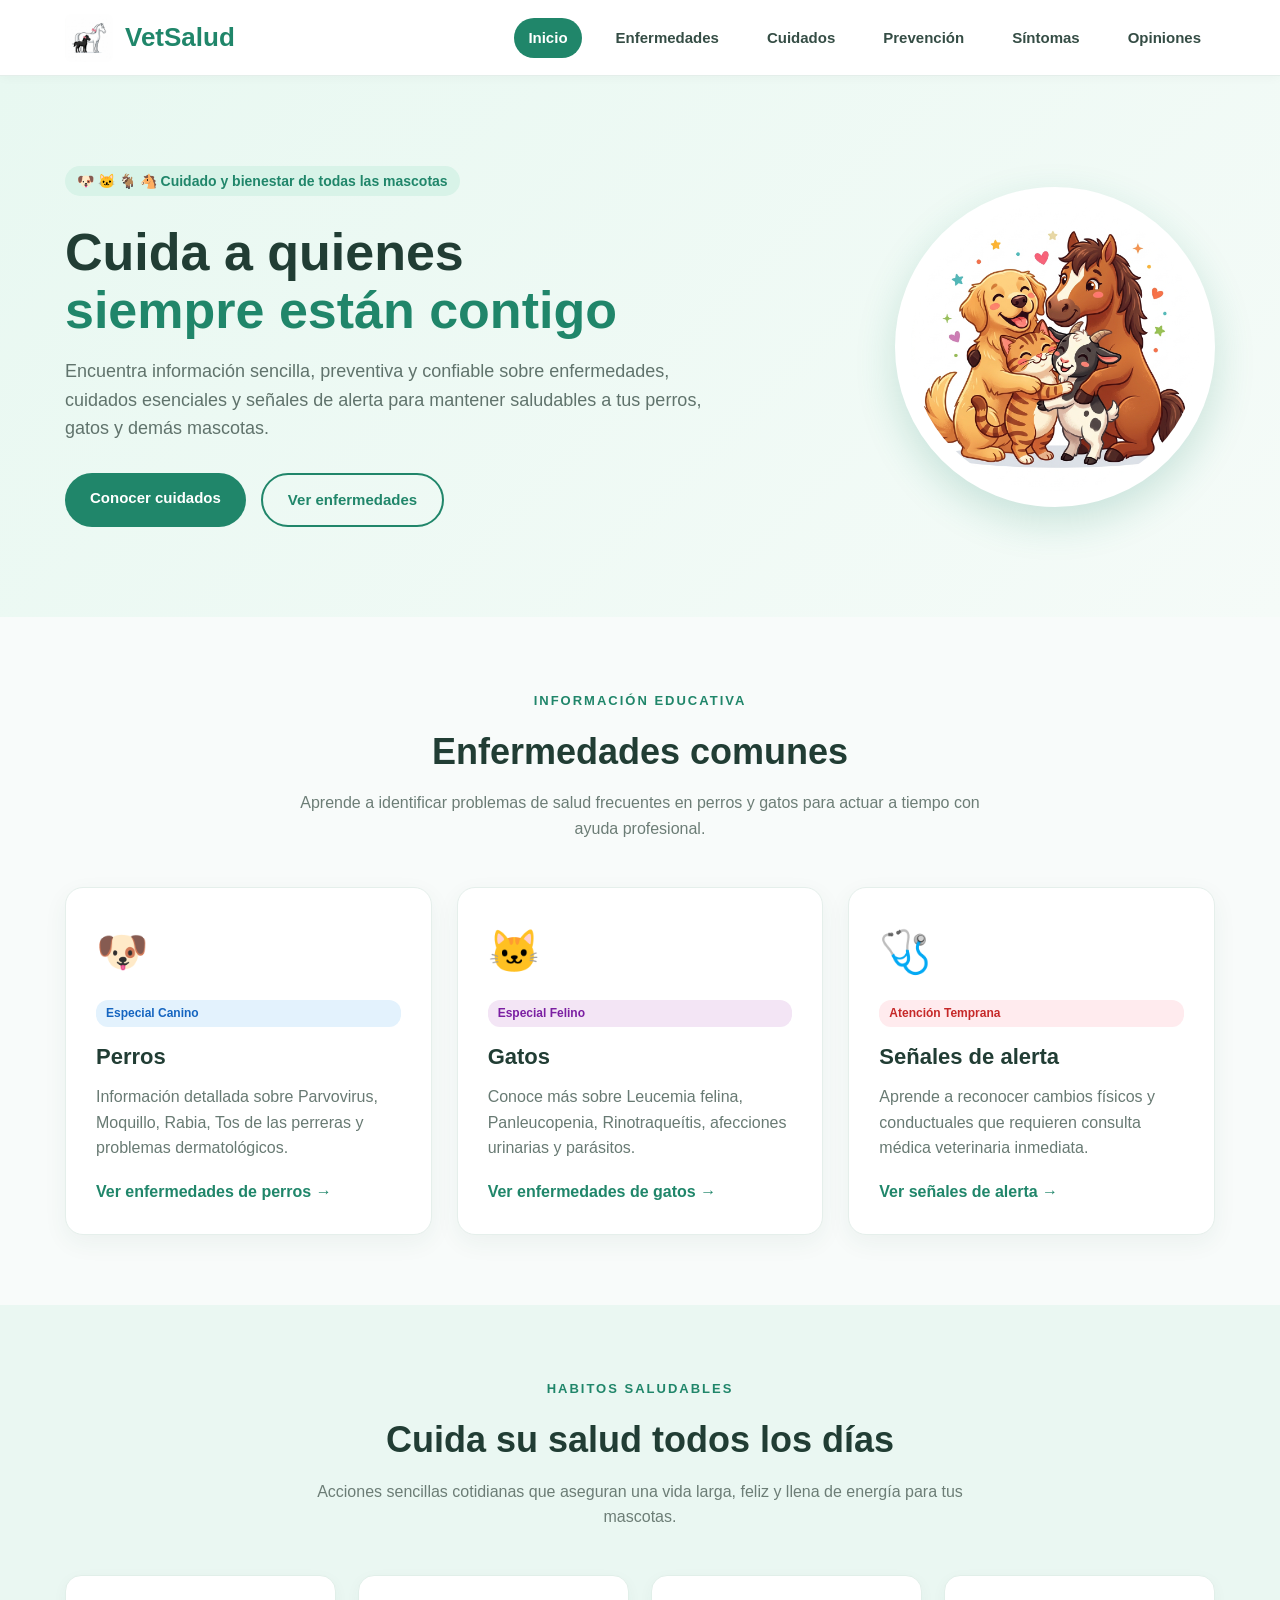
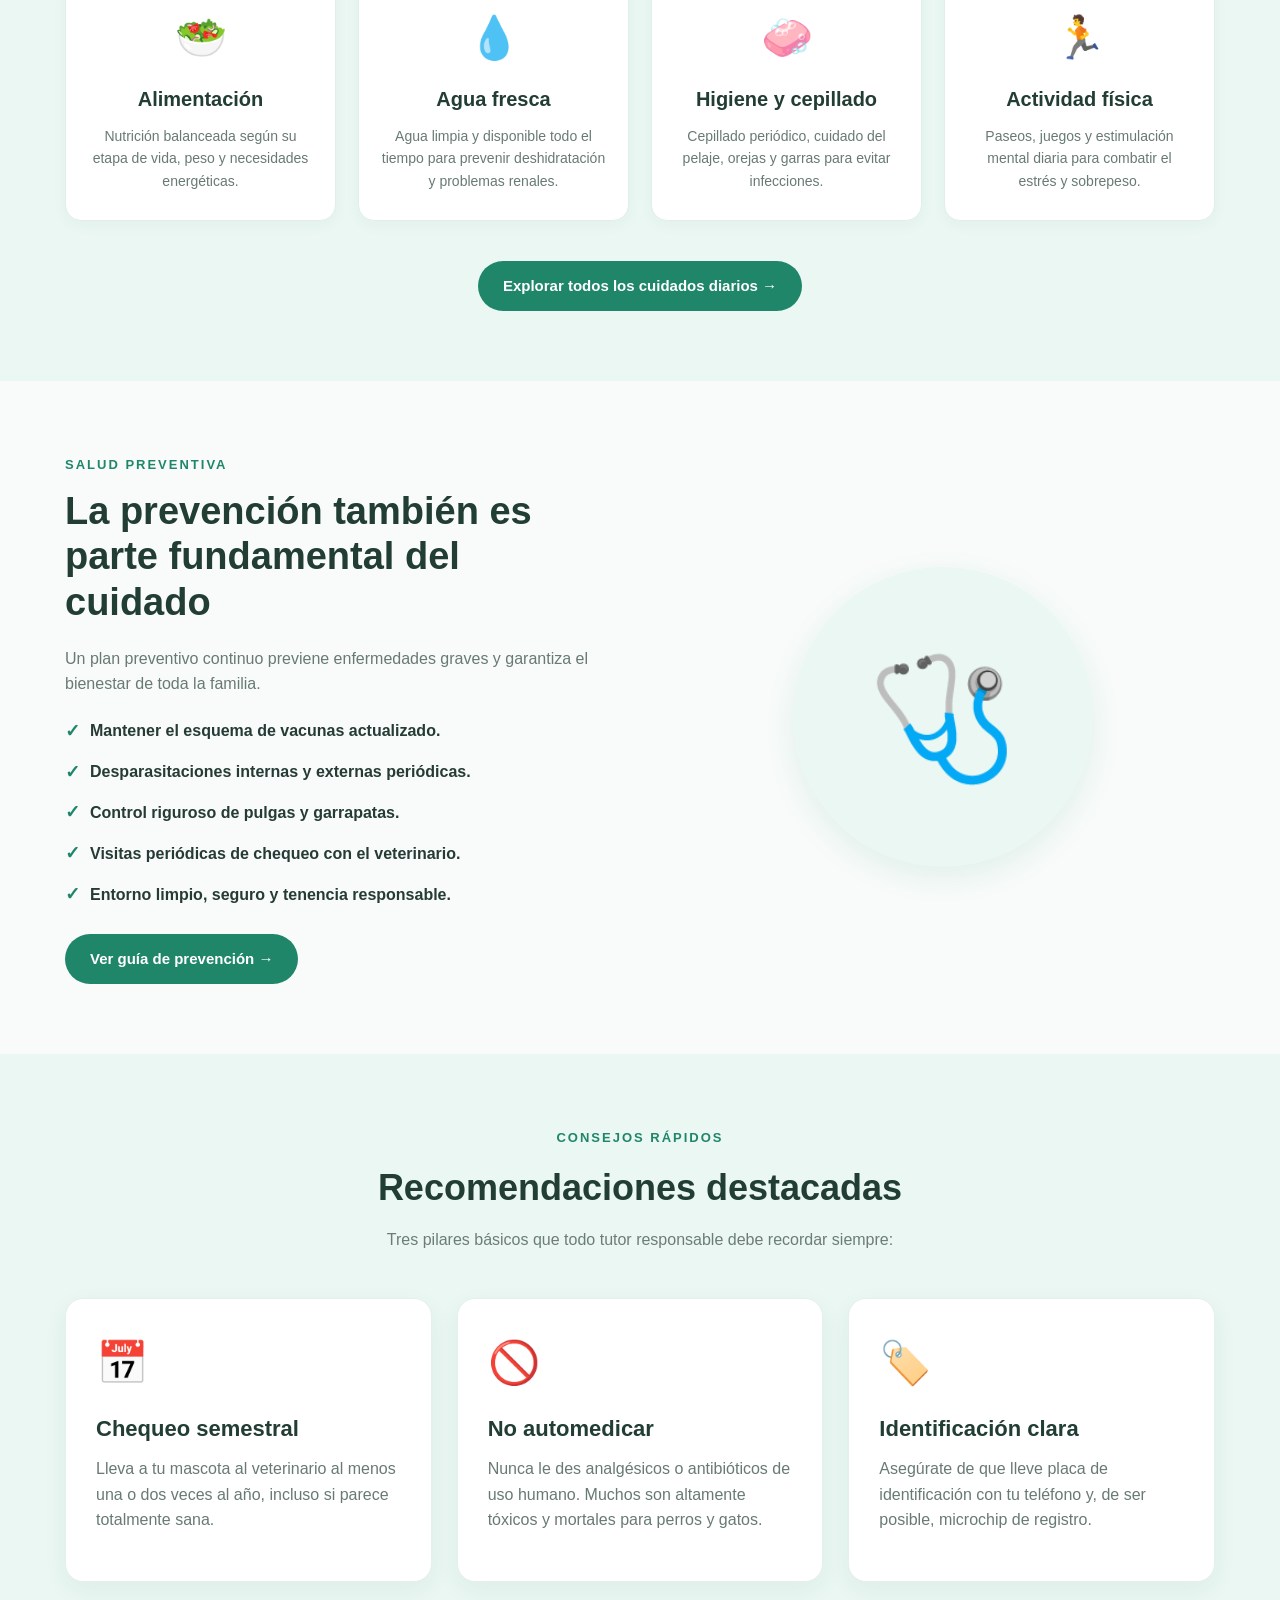
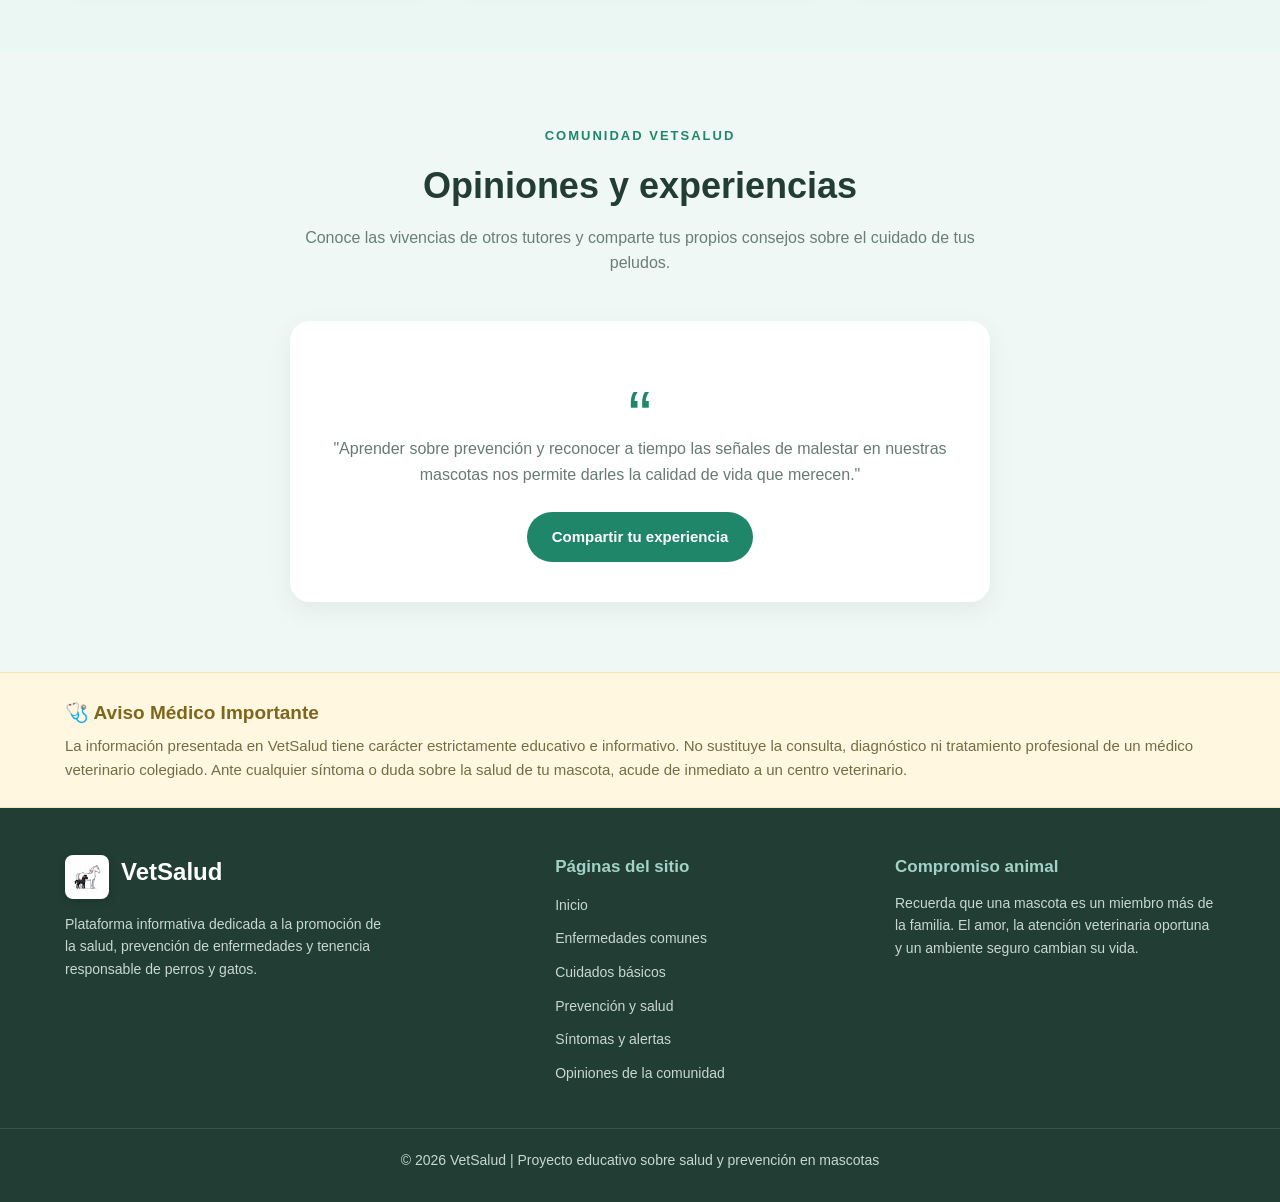
<file: index.html>
<!DOCTYPE html>
<html lang="es">
<head>
    <meta charset="UTF-8">
    <meta name="viewport" content="width=device-width, initial-scale=1.0">
    <title>VetSalud | Cuidado de Mascotas, Salud y Prevención</title>
    <meta name="description" content="Información educativa sobre el cuidado, enfermedades comunes, prevención y síntomas en perros y gatos.">
    <link rel="stylesheet" href="css/style.css">
</head>

<body>

    <!-- ENCABEZADO Y NAVEGACIÓN -->
    <header class="header">
        <div class="contenedor header-contenido">

            <a href="index.html" class="logo" aria-label="Inicio VetSalud">
                <img src="imagenes/logo.png" alt="Logo VetSalud - Yegua blanca y potranca negra con moños rosas" class="logo-img">
                <h1>VetSalud</h1>
            </a>

            <!-- Botón de menú hamburguesa para dispositivos móviles -->
            <button class="hamburger-toggle" id="hamburger-btn" aria-label="Abrir menú" aria-expanded="false">
                ☰
            </button>

            <nav class="menu" id="nav-menu">
                <a href="index.html" class="activo">Inicio</a>
                <a href="enfermedades.html">Enfermedades</a>
                <a href="cuidados.html">Cuidados</a>
                <a href="prevencion.html">Prevención</a>
                <a href="sintomas.html">Síntomas</a>
                <a href="opiniones.html">Opiniones</a>
            </nav>

        </div>
    </header>


    <!-- INICIO (HERO) -->
    <section id="inicio" class="hero">

        <div class="contenedor hero-contenido">

            <div class="hero-texto">
                <span class="etiqueta">🐶 🐱 🐐 🐴 Cuidado y bienestar de todas las mascotas</span>

                <h2>
                    Cuida a quienes
                    <span>siempre están contigo</span>
                </h2>

                <p>
                    Encuentra información sencilla, preventiva y confiable sobre enfermedades,
                    cuidados esenciales y señales de alerta para mantener saludables a tus perros, gatos y demás mascotas.
                </p>

                <div style="display: flex; gap: 15px; flex-wrap: wrap;">
                    <a href="cuidados.html" class="boton">
                        Conocer cuidados
                    </a>
                    <a href="enfermedades.html" class="boton boton-secundario">
                        Ver enfermedades
                    </a>
                </div>
            </div>

            <div class="hero-animal">
                <div class="circulo-animal-animado">
                    <img src="imagenes/animales_abrazados.png" alt="Abrazo entre un perro, un gato, una chiva y un caballo" class="imagen-abrazados">
                </div>
            </div>

        </div>

    </section>


    <!-- ENFERMEDADES COMUNES -->
    <section id="enfermedades" class="seccion">

        <div class="contenedor">

            <div class="titulo-seccion">
                <span>INFORMACIÓN EDUCATIVA</span>
                <h2>Enfermedades comunes</h2>
                <p>
                    Aprende a identificar problemas de salud frecuentes en perros y gatos para actuar a tiempo con ayuda profesional.
                </p>
            </div>

            <div class="tarjetas">

                <article class="tarjeta">
                    <div class="icono">🐶</div>
                    <span class="insignia insignia-perro">Especial Canino</span>
                    <h3>Perros</h3>
                    <p>
                        Información detallada sobre Parvovirus, Moquillo, Rabia, Tos de las perreras y problemas dermatológicos.
                    </p>
                    <a href="enfermedades.html?especie=perro">Ver enfermedades de perros →</a>
                </article>

                <article class="tarjeta">
                    <div class="icono">🐱</div>
                    <span class="insignia insignia-gato">Especial Felino</span>
                    <h3>Gatos</h3>
                    <p>
                        Conoce más sobre Leucemia felina, Panleucopenia, Rinotraqueítis, afecciones urinarias y parásitos.
                    </p>
                    <a href="enfermedades.html?especie=gato">Ver enfermedades de gatos →</a>
                </article>

                <article class="tarjeta">
                    <div class="icono">🩺</div>
                    <span class="insignia insignia-urgente">Atención Temprana</span>
                    <h3>Señales de alerta</h3>
                    <p>
                        Aprende a reconocer cambios físicos y conductuales que requieren consulta médica veterinaria inmediata.
                    </p>
                    <a href="sintomas.html">Ver señales de alerta →</a>
                </article>

            </div>

        </div>

    </section>


    <!-- CUIDADOS BÁSICOS -->
    <section id="cuidados" class="seccion seccion-verde">

        <div class="contenedor">

            <div class="titulo-seccion">
                <span>HABITOS SALUDABLES</span>
                <h2>Cuida su salud todos los días</h2>
                <p>
                    Acciones sencillas cotidianas que aseguran una vida larga, feliz y llena de energía para tus mascotas.
                </p>
            </div>

            <div class="cuidados-grid">

                <div class="cuidado">
                    <div>🥗</div>
                    <h3>Alimentación</h3>
                    <p>
                        Nutrición balanceada según su etapa de vida, peso y necesidades energéticas.
                    </p>
                </div>

                <div class="cuidado">
                    <div>💧</div>
                    <h3>Agua fresca</h3>
                    <p>
                        Agua limpia y disponible todo el tiempo para prevenir deshidratación y problemas renales.
                    </p>
                </div>

                <div class="cuidado">
                    <div>🧼</div>
                    <h3>Higiene y cepillado</h3>
                    <p>
                        Cepillado periódico, cuidado del pelaje, orejas y garras para evitar infecciones.
                    </p>
                </div>

                <div class="cuidado">
                    <div>🏃</div>
                    <h3>Actividad física</h3>
                    <p>
                        Paseos, juegos y estimulación mental diaria para combatir el estrés y sobrepeso.
                    </p>
                </div>

            </div>

            <div style="text-align: center; margin-top: 40px;">
                <a href="cuidados.html" class="boton">
                    Explorar todos los cuidados diarios →
                </a>
            </div>

        </div>

    </section>


    <!-- PREVENCIÓN -->
    <section id="prevencion" class="seccion">

        <div class="contenedor prevencion">

            <div class="prevencion-texto">

                <span>SALUD PREVENTIVA</span>

                <h2>
                    La prevención también es parte fundamental del cuidado
                </h2>

                <p>
                    Un plan preventivo continuo previene enfermedades graves y garantiza el bienestar de toda la familia.
                </p>

                <ul>
                    <li><span class="check">✓</span> Mantener el esquema de vacunas actualizado.</li>
                    <li><span class="check">✓</span> Desparasitaciones internas y externas periódicas.</li>
                    <li><span class="check">✓</span> Control riguroso de pulgas y garrapatas.</li>
                    <li><span class="check">✓</span> Visitas periódicas de chequeo con el veterinario.</li>
                    <li><span class="check">✓</span> Entorno limpio, seguro y tenencia responsable.</li>
                </ul>

                <div style="margin-top: 25px;">
                    <a href="prevencion.html" class="boton">
                        Ver guía de prevención →
                    </a>
                </div>

            </div>

            <div class="prevencion-imagen" title="Prevención médica veterinaria">
                🩺
            </div>

        </div>

    </section>


    <!-- RECOMENDACIONES DESTACADAS -->
    <section class="seccion seccion-verde">
        <div class="contenedor">
            <div class="titulo-seccion">
                <span>CONSEJOS RÁPIDOS</span>
                <h2>Recomendaciones destacadas</h2>
                <p>Tres pilares básicos que todo tutor responsable debe recordar siempre:</p>
            </div>

            <div class="tarjetas">
                <article class="tarjeta">
                    <div class="icono">📅</div>
                    <h3>Chequeo semestral</h3>
                    <p>Lleva a tu mascota al veterinario al menos una o dos veces al año, incluso si parece totalmente sana.</p>
                </article>

                <article class="tarjeta">
                    <div class="icono">🚫</div>
                    <h3>No automedicar</h3>
                    <p>Nunca le des analgésicos o antibióticos de uso humano. Muchos son altamente tóxicos y mortales para perros y gatos.</p>
                </article>

                <article class="tarjeta">
                    <div class="icono">🏷️</div>
                    <h3>Identificación clara</h3>
                    <p>Asegúrate de que lleve placa de identificación con tu teléfono y, de ser posible, microchip de registro.</p>
                </article>
            </div>
        </div>
    </section>


    <!-- OPINIONES -->
    <section id="opiniones" class="seccion opiniones">

        <div class="contenedor">

            <div class="titulo-seccion">
                <span>COMUNIDAD VETSALUD</span>
                <h2>Opiniones y experiencias</h2>

                <p>
                    Conoce las vivencias de otros tutores y comparte tus propios consejos sobre el cuidado de tus peludos.
                </p>
            </div>

            <div class="opinion-box">

                <div class="comillas">“</div>

                <p>
                    "Aprender sobre prevención y reconocer a tiempo las señales de malestar en nuestras mascotas nos permite darles la calidad de vida que merecen."
                </p>

                <a href="opiniones.html" class="boton">
                    Compartir tu experiencia
                </a>

            </div>

        </div>

    </section>


    <!-- AVISO EDUCATIVO -->
    <section class="aviso">

        <div class="contenedor">

            <h3>🩺 Aviso Médico Importante</h3>

            <p>
                La información presentada en VetSalud tiene carácter estrictamente educativo e informativo. No sustituye la consulta, diagnóstico ni tratamiento profesional de un médico veterinario colegiado. Ante cualquier síntoma o duda sobre la salud de tu mascota, acude de inmediato a un centro veterinario.
            </p>

        </div>

    </section>


    <!-- PIE DE PÁGINA (FOOTER) -->
    <footer class="footer">

        <div class="contenedor footer-contenido">

            <div class="footer-col">
                <div class="logo-footer">
                    <img src="imagenes/logo.png" alt="Logo VetSalud" class="logo-img-footer">
                    <h2>VetSalud</h2>
                </div>
                <p>
                    Plataforma informativa dedicada a la promoción de la salud, prevención de enfermedades y tenencia responsable de perros y gatos.
                </p>
            </div>

            <div class="footer-col">
                <h3>Páginas del sitio</h3>
                <ul class="footer-links">
                    <li><a href="index.html">Inicio</a></li>
                    <li><a href="enfermedades.html">Enfermedades comunes</a></li>
                    <li><a href="cuidados.html">Cuidados básicos</a></li>
                    <li><a href="prevencion.html">Prevención y salud</a></li>
                    <li><a href="sintomas.html">Síntomas y alertas</a></li>
                    <li><a href="opiniones.html">Opiniones de la comunidad</a></li>
                </ul>
            </div>

            <div class="footer-col">
                <h3>Compromiso animal</h3>
                <p>
                    Recuerda que una mascota es un miembro más de la familia. El amor, la atención veterinaria oportuna y un ambiente seguro cambian su vida.
                </p>
            </div>

        </div>

        <div class="footer-bottom">
            <div class="contenedor">
                <p>© 2026 VetSalud | Proyecto educativo sobre salud y prevención en mascotas</p>
            </div>
        </div>

    </footer>

    <script src="js/menu.js"></script>
</body>
</html>
</file>
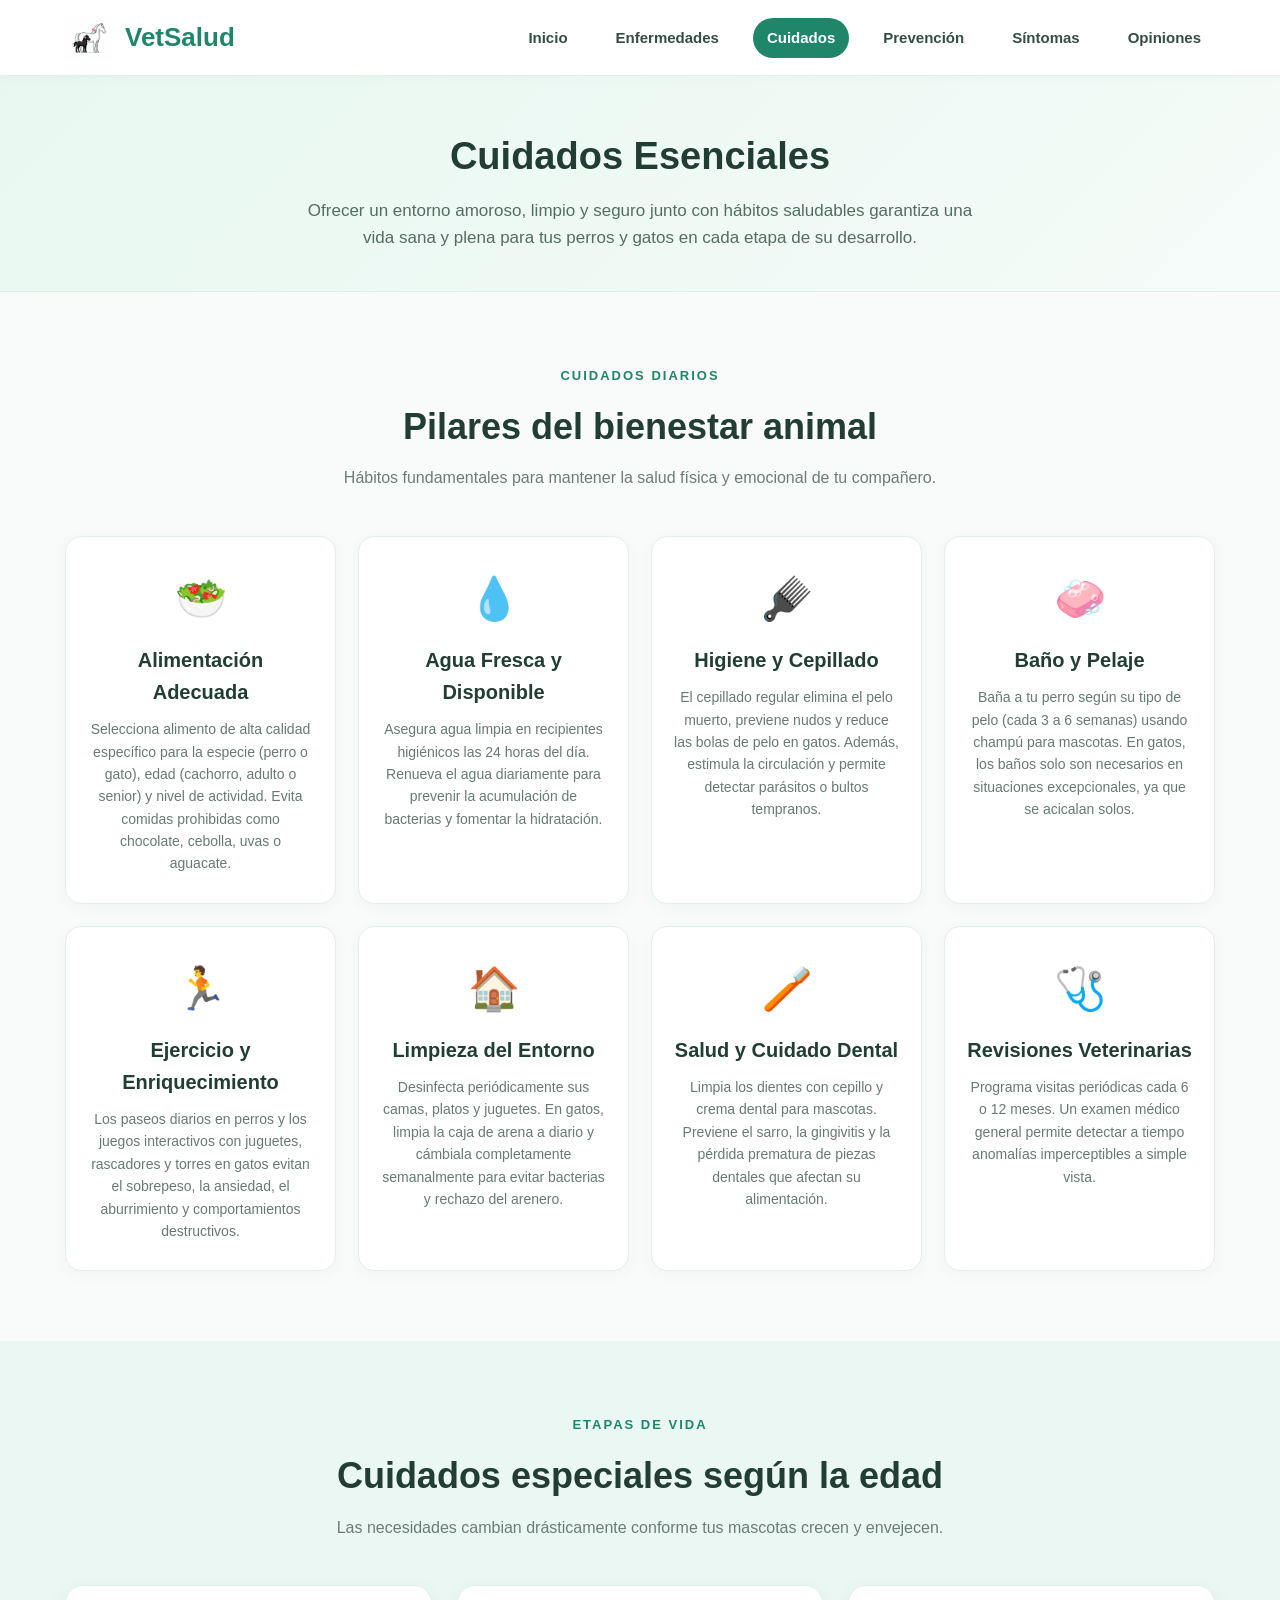
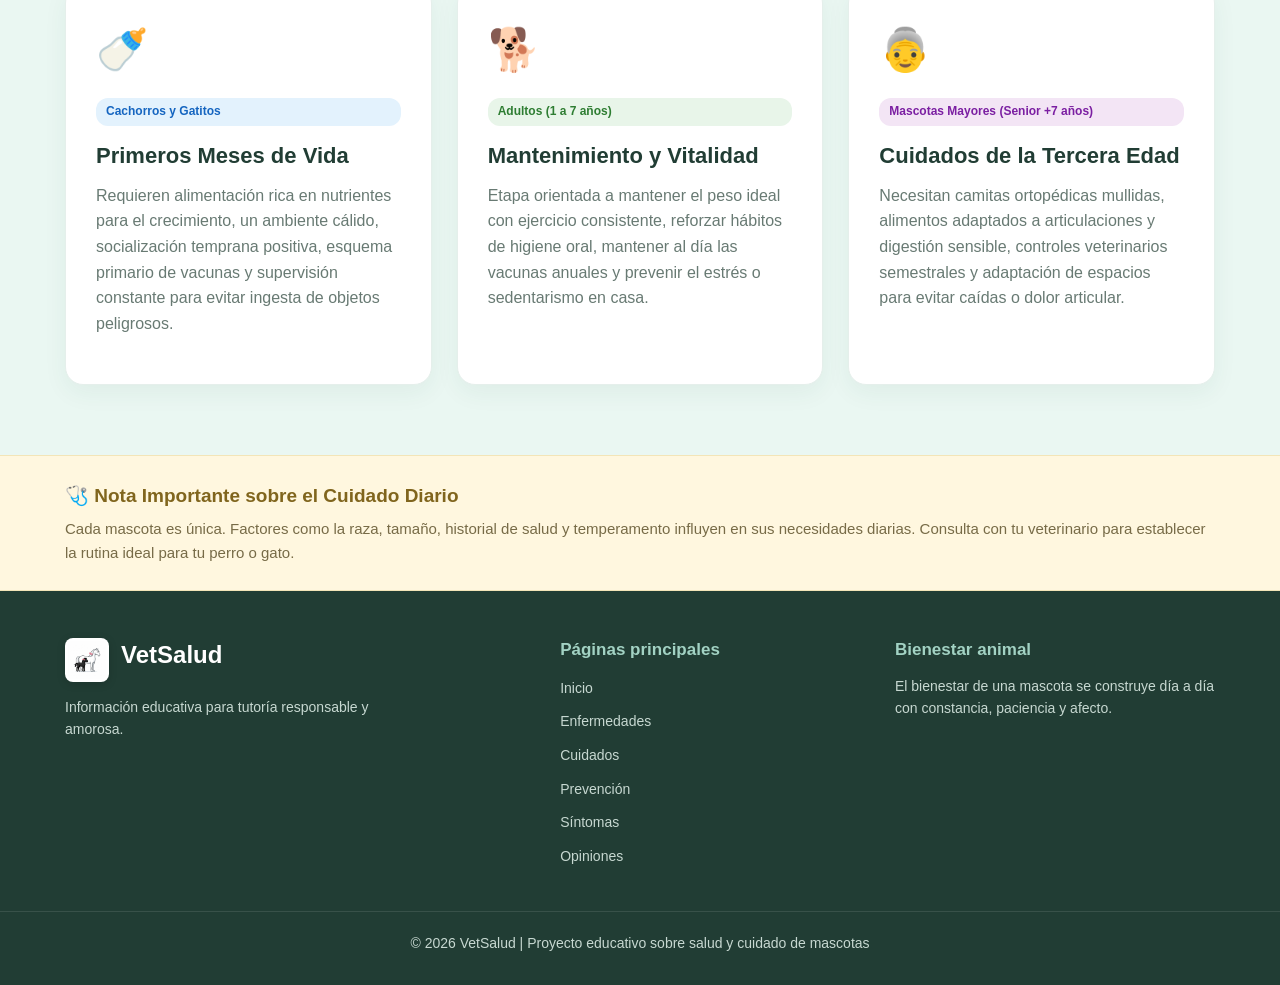
<file: cuidados.html>
<!DOCTYPE html>
<html lang="es">
<head>
    <meta charset="UTF-8">
    <meta name="viewport" content="width=device-width, initial-scale=1.0">
    <title>VetSalud | Cuidados Básicos y Bienestar de Mascotas</title>
    <meta name="description" content="Guía completa sobre alimentación, higiene, ejercicio, salud dental y cuidados especiales para cachorros, gatos y perros mayores.">
    <link rel="stylesheet" href="css/style.css">
</head>

<body>

    <!-- ENCABEZADO Y NAVEGACIÓN -->
    <header class="header">
        <div class="contenedor header-contenido">

            <a href="index.html" class="logo" aria-label="Inicio VetSalud">
                <img src="imagenes/logo.png" alt="Logo VetSalud - Yegua blanca y potranca negra con moños rosas" class="logo-img">
                <h1>VetSalud</h1>
            </a>

            <button class="hamburger-toggle" id="hamburger-btn" aria-label="Abrir menú" aria-expanded="false">
                ☰
            </button>

            <nav class="menu" id="nav-menu">
                <a href="index.html">Inicio</a>
                <a href="enfermedades.html">Enfermedades</a>
                <a href="cuidados.html" class="activo">Cuidados</a>
                <a href="prevencion.html">Prevención</a>
                <a href="sintomas.html">Síntomas</a>
                <a href="opiniones.html">Opiniones</a>
            </nav>

        </div>
    </header>


    <!-- HÉROE DE PÁGINA -->
    <section class="page-hero">
        <div class="contenedor">
            <h1>Cuidados Esenciales</h1>
            <p>
                Ofrecer un entorno amoroso, limpio y seguro junto con hábitos saludables garantiza una vida sana y plena para tus perros y gatos en cada etapa de su desarrollo.
            </p>
        </div>
    </section>


    <!-- SECCIÓN CUIDADOS GENERALES -->
    <section class="seccion">
        <div class="contenedor">

            <div class="titulo-seccion">
                <span>CUIDADOS DIARIOS</span>
                <h2>Pilares del bienestar animal</h2>
                <p>Hábitos fundamentales para mantener la salud física y emocional de tu compañero.</p>
            </div>

            <div class="cuidados-grid">

                <!-- 1. Alimentación -->
                <article class="cuidado">
                    <div>🥗</div>
                    <h3>Alimentación Adecuada</h3>
                    <p>
                        Selecciona alimento de alta calidad específico para la especie (perro o gato), edad (cachorro, adulto o senior) y nivel de actividad. Evita comidas prohibidas como chocolate, cebolla, uvas o aguacate.
                    </p>
                </article>

                <!-- 2. Agua limpia -->
                <article class="cuidado">
                    <div>💧</div>
                    <h3>Agua Fresca y Disponible</h3>
                    <p>
                        Asegura agua limpia en recipientes higiénicos las 24 horas del día. Renueva el agua diariamente para prevenir la acumulación de bacterias y fomentar la hidratación.
                    </p>
                </article>

                <!-- 3. Higiene y cepillado -->
                <article class="cuidado">
                    <div>🪮</div>
                    <h3>Higiene y Cepillado</h3>
                    <p>
                        El cepillado regular elimina el pelo muerto, previene nudos y reduce las bolas de pelo en gatos. Además, estimula la circulación y permite detectar parásitos o bultos tempranos.
                    </p>
                </article>

                <!-- 4. Baño y pelaje -->
                <article class="cuidado">
                    <div>🧼</div>
                    <h3>Baño y Pelaje</h3>
                    <p>
                        Baña a tu perro según su tipo de pelo (cada 3 a 6 semanas) usando champú para mascotas. En gatos, los baños solo son necesarios en situaciones excepcionales, ya que se acicalan solos.
                    </p>
                </article>

                <!-- 5. Actividad física -->
                <article class="cuidado">
                    <div>🏃</div>
                    <h3>Ejercicio y Enriquecimiento</h3>
                    <p>
                        Los paseos diarios en perros y los juegos interactivos con juguetes, rascadores y torres en gatos evitan el sobrepeso, la ansiedad, el aburrimiento y comportamientos destructivos.
                    </p>
                </article>

                <!-- 6. Limpieza del espacio -->
                <article class="cuidado">
                    <div>🏠</div>
                    <h3>Limpieza del Entorno</h3>
                    <p>
                        Desinfecta periódicamente sus camas, platos y juguetes. En gatos, limpia la caja de arena a diario y cámbiala completamente semanalmente para evitar bacterias y rechazo del arenero.
                    </p>
                </article>

                <!-- 7. Cuidado dental -->
                <article class="cuidado">
                    <div>🪥</div>
                    <h3>Salud y Cuidado Dental</h3>
                    <p>
                        Limpia los dientes con cepillo y crema dental para mascotas. Previene el sarro, la gingivitis y la pérdida prematura de piezas dentales que afectan su alimentación.
                    </p>
                </article>

                <!-- 8. Visitas al veterinario -->
                <article class="cuidado">
                    <div>🩺</div>
                    <h3>Revisiones Veterinarias</h3>
                    <p>
                        Programa visitas periódicas cada 6 o 12 meses. Un examen médico general permite detectar a tiempo anomalías imperceptibles a simple vista.
                    </p>
                </article>

            </div>

        </div>
    </section>


    <!-- SECCIÓN CUIDADOS POR ETAPAS DE VIDA -->
    <section class="seccion seccion-verde">
        <div class="contenedor">

            <div class="titulo-seccion">
                <span>ETAPAS DE VIDA</span>
                <h2>Cuidados especiales según la edad</h2>
                <p>Las necesidades cambian drásticamente conforme tus mascotas crecen y envejecen.</p>
            </div>

            <div class="tarjetas">

                <!-- Cachorros y gatitos -->
                <article class="tarjeta">
                    <div class="icono">🍼</div>
                    <span class="insignia insignia-perro">Cachorros y Gatitos</span>
                    <h3>Primeros Meses de Vida</h3>
                    <p>
                        Requieren alimentación rica en nutrientes para el crecimiento, un ambiente cálido, socialización temprana positiva, esquema primario de vacunas y supervisión constante para evitar ingesta de objetos peligrosos.
                    </p>
                </article>

                <!-- Mascotas Adultas -->
                <article class="tarjeta">
                    <div class="icono">🐕</div>
                    <span class="insignia insignia-prevencion">Adultos (1 a 7 años)</span>
                    <h3>Mantenimiento y Vitalidad</h3>
                    <p>
                        Etapa orientada a mantener el peso ideal con ejercicio consistente, reforzar hábitos de higiene oral, mantener al día las vacunas anuales y prevenir el estrés o sedentarismo en casa.
                    </p>
                </article>

                <!-- Mascotas Senior -->
                <article class="tarjeta">
                    <div class="icono">👵</div>
                    <span class="insignia insignia-gato">Mascotas Mayores (Senior +7 años)</span>
                    <h3>Cuidados de la Tercera Edad</h3>
                    <p>
                        Necesitan camitas ortopédicas mullidas, alimentos adaptados a articulaciones y digestión sensible, controles veterinarios semestrales y adaptación de espacios para evitar caídas o dolor articular.
                    </p>
                </article>

            </div>

        </div>
    </section>


    <!-- AVISO EDUCATIVO -->
    <section class="aviso">
        <div class="contenedor">
            <h3>🩺 Nota Importante sobre el Cuidado Diario</h3>
            <p>
                Cada mascota es única. Factores como la raza, tamaño, historial de salud y temperamento influyen en sus necesidades diarias. Consulta con tu veterinario para establecer la rutina ideal para tu perro o gato.
            </p>
        </div>
    </section>


    <!-- FOOTER -->
    <footer class="footer">
        <div class="contenedor footer-contenido">
            <div class="footer-col">
                <div class="logo-footer">
                    <img src="imagenes/logo.png" alt="Logo VetSalud" class="logo-img-footer">
                    <h2>VetSalud</h2>
                </div>
                <p>Información educativa para tutoría responsable y amorosa.</p>
            </div>
            <div class="footer-col">
                <h3>Páginas principales</h3>
                <ul class="footer-links">
                    <li><a href="index.html">Inicio</a></li>
                    <li><a href="enfermedades.html">Enfermedades</a></li>
                    <li><a href="cuidados.html">Cuidados</a></li>
                    <li><a href="prevencion.html">Prevención</a></li>
                    <li><a href="sintomas.html">Síntomas</a></li>
                    <li><a href="opiniones.html">Opiniones</a></li>
                </ul>
            </div>
            <div class="footer-col">
                <h3>Bienestar animal</h3>
                <p>El bienestar de una mascota se construye día a día con constancia, paciencia y afecto.</p>
            </div>
        </div>
        <div class="footer-bottom">
            <div class="contenedor">
                <p>© 2026 VetSalud | Proyecto educativo sobre salud y cuidado de mascotas</p>
            </div>
        </div>
    </footer>

    <script src="js/menu.js"></script>
</body>
</html>
</file>
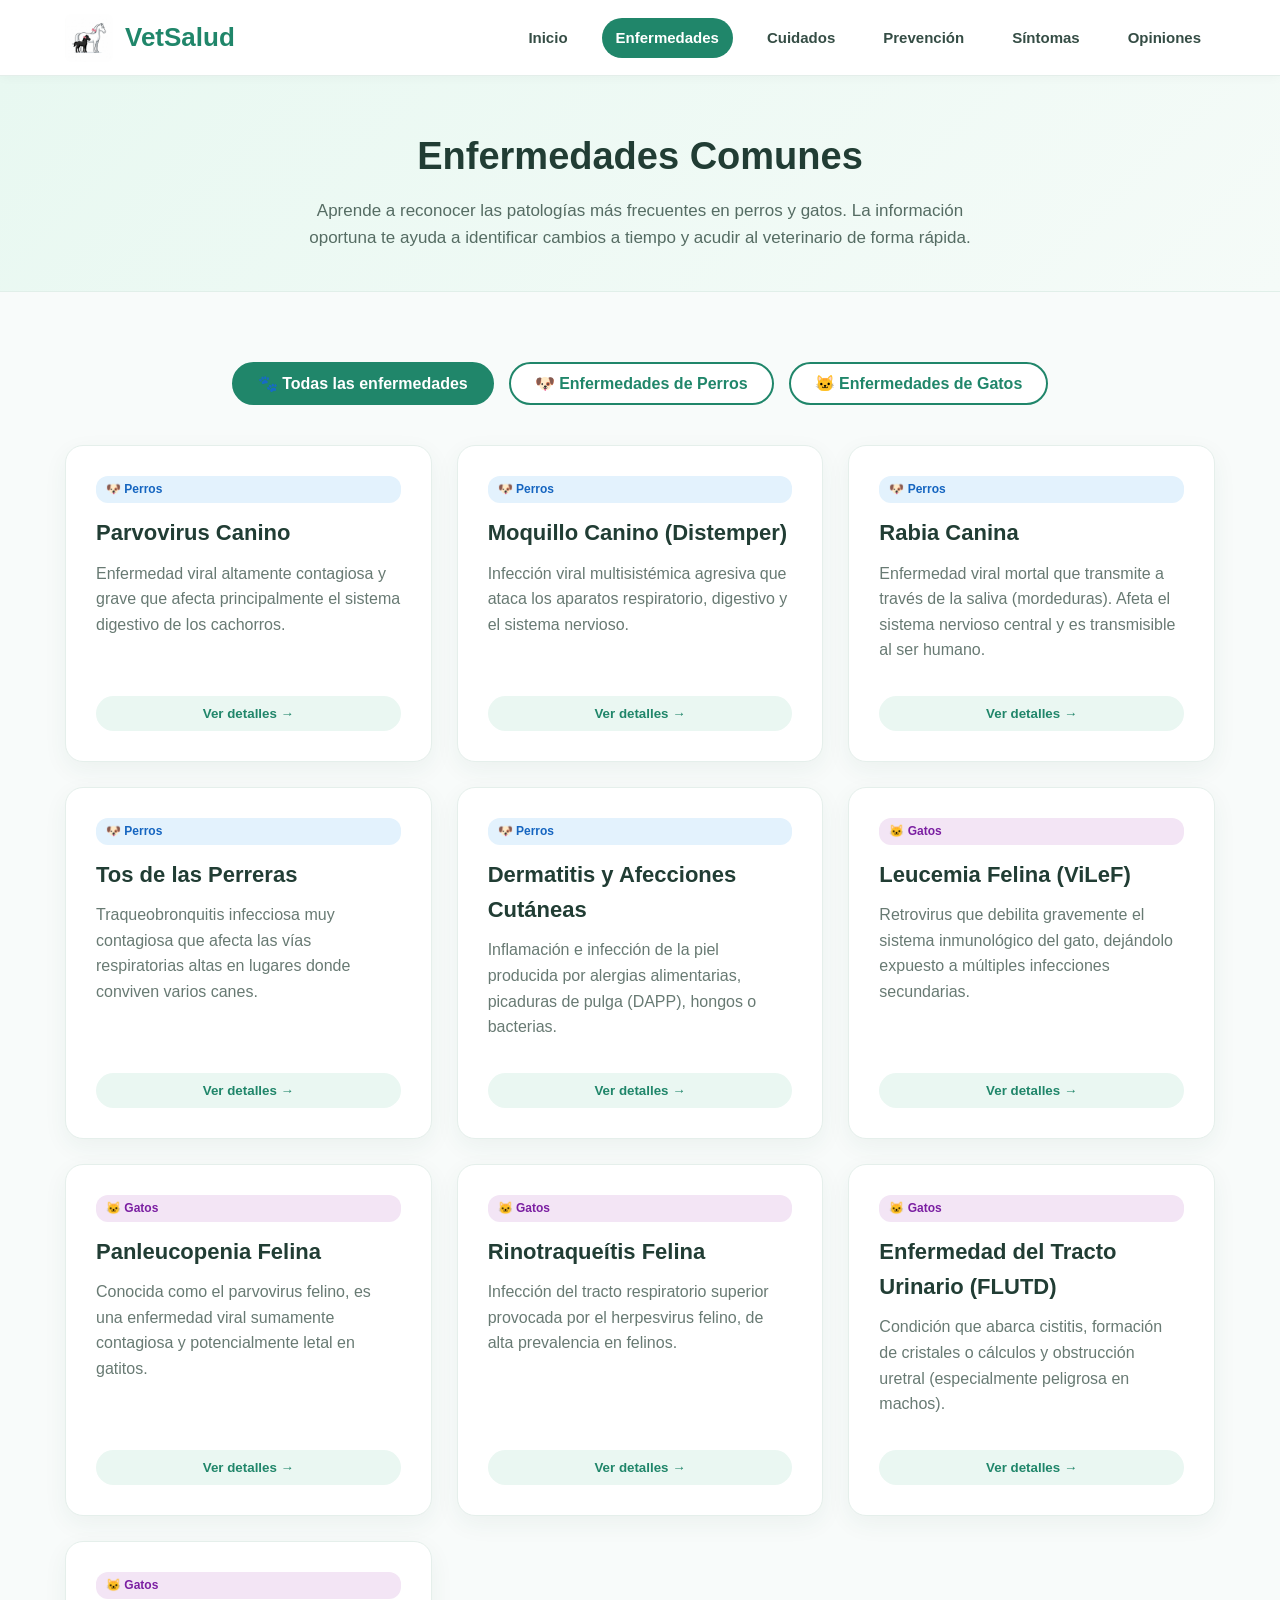
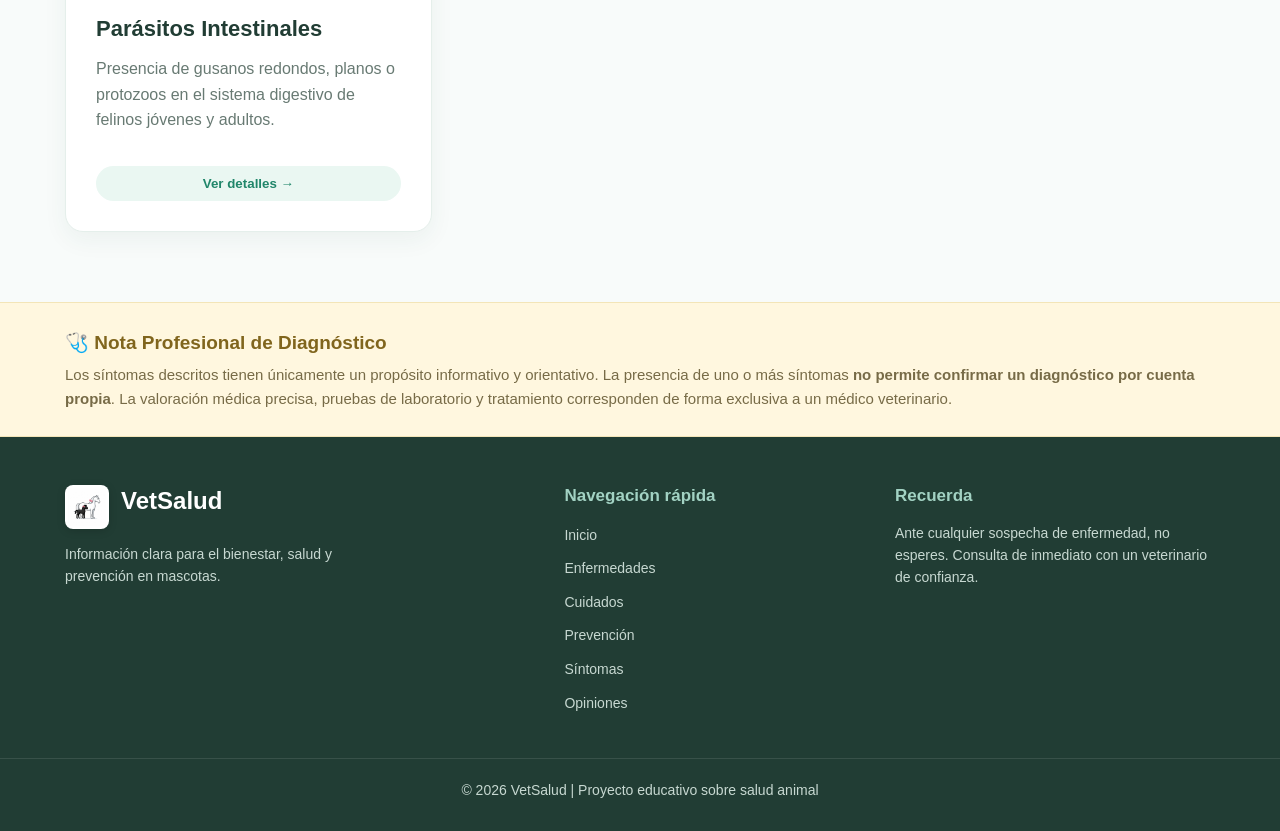
<file: enfermedades.html>
<!DOCTYPE html>
<html lang="es">
<head>
    <meta charset="UTF-8">
    <meta name="viewport" content="width=device-width, initial-scale=1.0">
    <title>VetSalud | Enfermedades Comunes en Perros y Gatos</title>
    <meta name="description" content="Información educativa sobre parvovirus, moquillo, leucemia felina, panleucopenia y otras enfermedades frecuentes en mascotas.">
    <link rel="stylesheet" href="css/style.css">
</head>

<body>

    <!-- ENCABEZADO Y NAVEGACIÓN -->
    <header class="header">
        <div class="contenedor header-contenido">

            <a href="index.html" class="logo" aria-label="Inicio VetSalud">
                <img src="imagenes/logo.png" alt="Logo VetSalud - Yegua blanca y potranca negra con moños rosas" class="logo-img">
                <h1>VetSalud</h1>
            </a>

            <button class="hamburger-toggle" id="hamburger-btn" aria-label="Abrir menú" aria-expanded="false">
                ☰
            </button>

            <nav class="menu" id="nav-menu">
                <a href="index.html">Inicio</a>
                <a href="enfermedades.html" class="activo">Enfermedades</a>
                <a href="cuidados.html">Cuidados</a>
                <a href="prevencion.html">Prevención</a>
                <a href="sintomas.html">Síntomas</a>
                <a href="opiniones.html">Opiniones</a>
            </nav>

        </div>
    </header>


    <!-- HÉROE DE PÁGINA -->
    <section class="page-hero">
        <div class="contenedor">
            <h1>Enfermedades Comunes</h1>
            <p>
                Aprende a reconocer las patologías más frecuentes en perros y gatos. La información oportuna te ayuda a identificar cambios a tiempo y acudir al veterinario de forma rápida.
            </p>
        </div>
    </section>


    <!-- CONTENIDO PRINCIPAL -->
    <section class="seccion">
        <div class="contenedor">

            <!-- FILTRO DE ESPECIES -->
            <div class="tab-contenedor">
                <button class="tab-btn activo" data-filtro="todas">🐾 Todas las enfermedades</button>
                <button class="tab-btn" data-filtro="perro">🐶 Enfermedades de Perros</button>
                <button class="tab-btn" data-filtro="gato">🐱 Enfermedades de Gatos</button>
            </div>


            <!-- REJILLA DE ENFERMEDADES -->
            <div class="tarjetas" id="lista-enfermedades">

                <!-- PERROS 1: Parvovirus -->
                <article class="tarjeta tarjeta-enfermedad" data-especie="perro">
                    <span class="insignia insignia-perro">🐶 Perros</span>
                    <h3>Parvovirus Canino</h3>
                    <p>
                        Enfermedad viral altamente contagiosa y grave que afecta principalmente el sistema digestivo de los cachorros.
                    </p>
                    <button class="btn-detalles" data-target="det-parvo" aria-expanded="false">Ver detalles →</button>

                    <div class="detalles-contenido" id="det-parvo">
                        <strong>Síntomas frecuentes:</strong>
                        <ul>
                            <li>Vómitos severos e ininterrumpidos.</li>
                            <li>Diarrea líquida con olor fuerte y presencia de sangre.</li>
                            <li>Fiebre alta, decaimiento extremo y deshidratación rápida.</li>
                        </ul>
                        <strong>Prevención:</strong>
                        <p>Vacunación oportuna en cachorros a partir de las 6 semanas y refuerzos periódicos indicados por el veterinario.</p>
                    </div>
                </article>

                <!-- PERROS 2: Moquillo -->
                <article class="tarjeta tarjeta-enfermedad" data-especie="perro">
                    <span class="insignia insignia-perro">🐶 Perros</span>
                    <h3>Moquillo Canino (Distemper)</h3>
                    <p>
                        Infección viral multisistémica agresiva que ataca los aparatos respiratorio, digestivo y el sistema nervioso.
                    </p>
                    <button class="btn-detalles" data-target="det-moquillo" aria-expanded="false">Ver detalles →</button>

                    <div class="detalles-contenido" id="det-moquillo">
                        <strong>Síntomas frecuentes:</strong>
                        <ul>
                            <li>Fiebre, secreción nasal y ocular verdosa.</li>
                            <li>Tos, dificultad respiratoria y falta de apetito.</li>
                            <li>Temblores musculares, rigidez de almohadillas plantares y convulsiones.</li>
                        </ul>
                        <strong>Prevención:</strong>
                        <p>Vacuna múltiple canina (séxtuple/óctuple). Evitar sacar a cachorros no vacunados a parques públicos.</p>
                    </div>
                </article>

                <!-- PERROS 3: Rabia -->
                <article class="tarjeta tarjeta-enfermedad" data-especie="perro">
                    <span class="insignia insignia-perro">🐶 Perros</span>
                    <h3>Rabia Canina</h3>
                    <p>
                        Enfermedad viral mortal que transmite a través de la saliva (mordeduras). Afeta el sistema nervioso central y es transmisible al ser humano.
                    </p>
                    <button class="btn-detalles" data-target="det-rabia" aria-expanded="false">Ver detalles →</button>

                    <div class="detalles-contenido" id="det-rabia">
                        <strong>Síntomas frecuentes:</strong>
                        <ul>
                            <li>Cambios drásticos de conducta (agresividad o timidez extrema).</li>
                            <li>Salivación excesiva, dificultad para tragar agua y desorientación.</li>
                            <li>Parálisis progresiva.</li>
                        </ul>
                        <strong>Prevención:</strong>
                        <p>Vacunación antirrábica obligatoria anual a partir de los 3 meses de edad.</p>
                    </div>
                </article>

                <!-- PERROS 4: Tos de las perreras -->
                <article class="tarjeta tarjeta-enfermedad" data-especie="perro">
                    <span class="insignia insignia-perro">🐶 Perros</span>
                    <h3>Tos de las Perreras</h3>
                    <p>
                        Traqueobronquitis infecciosa muy contagiosa que afecta las vías respiratorias altas en lugares donde conviven varios canes.
                    </p>
                    <button class="btn-detalles" data-target="det-tos" aria-expanded="false">Ver detalles →</button>

                    <div class="detalles-contenido" id="det-tos">
                        <strong>Síntomas frecuentes:</strong>
                        <ul>
                            <li>Tos seca, fuerte y persistente (similar a un graznido).</li>
                            <li>Arcadas o expulsión de espuma blanca tras toser.</li>
                            <li>Estornudos y leve secreción nasal.</li>
                        </ul>
                        <strong>Prevención:</strong>
                        <p>Vacuna específica contra Bordetella bronchiseptica y adecuada ventilación en espacios compartidos.</p>
                    </div>
                </article>

                <!-- PERROS 5: Dermatitis -->
                <article class="tarjeta tarjeta-enfermedad" data-especie="perro">
                    <span class="insignia insignia-perro">🐶 Perros</span>
                    <h3>Dermatitis y Afecciones Cutáneas</h3>
                    <p>
                        Inflamación e infección de la piel producida por alergias alimentarias, picaduras de pulga (DAPP), hongos o bacterias.
                    </p>
                    <button class="btn-detalles" data-target="det-dermatitis" aria-expanded="false">Ver detalles →</button>

                    <div class="detalles-contenido" id="det-dermatitis">
                        <strong>Síntomas frecuentes:</strong>
                        <ul>
                            <li>Rascado obsesivo, lamedura constante de patas o cuerpo.</li>
                            <li>Enrojecimiento, pérdida de pelo local o costras.</li>
                            <li>Mal olor en la piel o secreción en las orejas.</li>
                        </ul>
                        <strong>Prevención:</strong>
                        <p>Desparasitación externa constante contra pulgas, baños con champú adecuado y nutrición de calidad.</p>
                    </div>
                </article>

                <!-- GATOS 1: Leucemia Felina -->
                <article class="tarjeta tarjeta-enfermedad" data-especie="gato">
                    <span class="insignia insignia-gato">🐱 Gatos</span>
                    <h3>Leucemia Felina (ViLeF)</h3>
                    <p>
                        Retrovirus que debilita gravemente el sistema inmunológico del gato, dejándolo expuesto a múltiples infecciones secundarias.
                    </p>
                    <button class="btn-detalles" data-target="det-vilef" aria-expanded="false">Ver detalles →</button>

                    <div class="detalles-contenido" id="det-vilef">
                        <strong>Síntomas frecuentes:</strong>
                        <ul>
                            <li>Pérdida progresiva de peso y apetito.</li>
                            <li>Anemia (encías pálidas), fiebre intermitente y letargo.</li>
                            <li>Infecciones recurrentes en piel, encías o vías respiratorias.</li>
                        </ul>
                        <strong>Prevención:</strong>
                        <p>Vacunación específica tras prueba de descarte negativa. Mantener al gato dentro del hogar (ambiente indoor).</p>
                    </div>
                </article>

                <!-- GATOS 2: Panleucopenia -->
                <article class="tarjeta tarjeta-enfermedad" data-especie="gato">
                    <span class="insignia insignia-gato">🐱 Gatos</span>
                    <h3>Panleucopenia Felina</h3>
                    <p>
                        Conocida como el parvovirus felino, es una enfermedad viral sumamente contagiosa y potencialmente letal en gatitos.
                    </p>
                    <button class="btn-detalles" data-target="det-panleuco" aria-expanded="false">Ver detalles →</button>

                    <div class="detalles-contenido" id="det-panleuco">
                        <strong>Síntomas frecuentes:</strong>
                        <ul>
                            <li>Vómitos intensos y rechazo total del agua o alimento.</li>
                            <li>Diarrea sanguinolenta y deshidratación severa.</li>
                            <li>Fiebre alta seguida de hipotermia.</li>
                        </ul>
                        <strong>Prevención:</strong>
                        <p>Vacuna triple felina aplicada en las primeras semanas de vida y refuerzos periódicos.</p>
                    </div>
                </article>

                <!-- GATOS 3: Rinotraqueítis -->
                <article class="tarjeta tarjeta-enfermedad" data-especie="gato">
                    <span class="insignia insignia-gato">🐱 Gatos</span>
                    <h3>Rinotraqueítis Felina</h3>
                    <p>
                        Infección del tracto respiratorio superior provocada por el herpesvirus felino, de alta prevalencia en felinos.
                    </p>
                    <button class="btn-detalles" data-target="det-rino" aria-expanded="false">Ver detalles →</button>

                    <div class="detalles-contenido" id="det-rino">
                        <strong>Síntomas frecuentes:</strong>
                        <ul>
                            <li>Estornudos constantes y dificultad para respirar.</li>
                            <li>Secreción nasal u ocular abundante (conjuntivitis).</li>
                            <li>Úlceras en la lengua o boca que dificultan la alimentación.</li>
                        </ul>
                        <strong>Prevención:</strong>
                        <p>Vacunación oportuna, control del estrés y evitar cambios bruscos de temperatura.</p>
                    </div>
                </article>

                <!-- GATOS 4: Problemas Urinarios -->
                <article class="tarjeta tarjeta-enfermedad" data-especie="gato">
                    <span class="insignia insignia-gato">🐱 Gatos</span>
                    <h3>Enfermedad del Tracto Urinario (FLUTD)</h3>
                    <p>
                        Condición que abarca cistitis, formación de cristales o cálculos y obstrucción uretral (especialmente peligrosa en machos).
                    </p>
                    <button class="btn-detalles" data-target="det-flutd" aria-expanded="false">Ver detalles →</button>

                    <div class="detalles-contenido" id="det-flutd">
                        <strong>Síntomas frecuentes:</strong>
                        <ul>
                            <li>Esfuerzo o maullidos de dolor al intentar orinar.</li>
                            <li>Orinar fuera de la caja de arena o en pequeñas gotas.</li>
                            <li>Presencia de sangre en la orina (hematuria) y lamedura genital constante.</li>
                        </ul>
                        <strong>Prevención:</strong>
                        <p>Fomentar la ingesta de agua (comida húmeda y fuentes de agua), caja de arena impecable y alimento balanceado bajo en minerales perjudiciales.</p>
                    </div>
                </article>

                <!-- GATOS 5: Parásitos Intestinales -->
                <article class="tarjeta tarjeta-enfermedad" data-especie="gato">
                    <span class="insignia insignia-gato">🐱 Gatos</span>
                    <h3>Parásitos Intestinales</h3>
                    <p>
                        Presencia de gusanos redondos, planos o protozoos en el sistema digestivo de felinos jóvenes y adultos.
                    </p>
                    <button class="btn-detalles" data-target="det-parasitos" aria-expanded="false">Ver detalles →</button>

                    <div class="detalles-contenido" id="det-parasitos">
                        <strong>Síntomas frecuentes:</strong>
                        <ul>
                            <li>Abdomen abultado o hinchado (muy evidente en gatitos).</li>
                            <li>Diarreas intermitentes o heces blandas con sangre.</li>
                            <li>Pelaje áspero, opaco y falta de crecimiento adecuado.</li>
                        </ul>
                        <strong>Prevención:</strong>
                        <p>Desparasitación interna regular programada por el veterinario y limpieza diaria del arenero.</p>
                    </div>
                </article>

            </div>

        </div>
    </section>


    <!-- AVISO EDUCATIVO -->
    <section class="aviso">
        <div class="contenedor">
            <h3>🩺 Nota Profesional de Diagnóstico</h3>
            <p>
                Los síntomas descritos tienen únicamente un propósito informativo y orientativo. La presencia de uno o más síntomas <strong>no permite confirmar un diagnóstico por cuenta propia</strong>. La valoración médica precisa, pruebas de laboratorio y tratamiento corresponden de forma exclusiva a un médico veterinario.
            </p>
        </div>
    </section>


    <!-- FOOTER -->
    <footer class="footer">
        <div class="contenedor footer-contenido">
            <div class="footer-col">
                <div class="logo-footer">
                    <img src="imagenes/logo.png" alt="Logo VetSalud" class="logo-img-footer">
                    <h2>VetSalud</h2>
                </div>
                <p>Información clara para el bienestar, salud y prevención en mascotas.</p>
            </div>
            <div class="footer-col">
                <h3>Navegación rápida</h3>
                <ul class="footer-links">
                    <li><a href="index.html">Inicio</a></li>
                    <li><a href="enfermedades.html">Enfermedades</a></li>
                    <li><a href="cuidados.html">Cuidados</a></li>
                    <li><a href="prevencion.html">Prevención</a></li>
                    <li><a href="sintomas.html">Síntomas</a></li>
                    <li><a href="opiniones.html">Opiniones</a></li>
                </ul>
            </div>
            <div class="footer-col">
                <h3>Recuerda</h3>
                <p>Ante cualquier sospecha de enfermedad, no esperes. Consulta de inmediato con un veterinario de confianza.</p>
            </div>
        </div>
        <div class="footer-bottom">
            <div class="contenedor">
                <p>© 2026 VetSalud | Proyecto educativo sobre salud animal</p>
            </div>
        </div>
    </footer>

    <script src="js/menu.js"></script>
    <script src="js/enfermedades.js"></script>
</body>
</html>
</file>
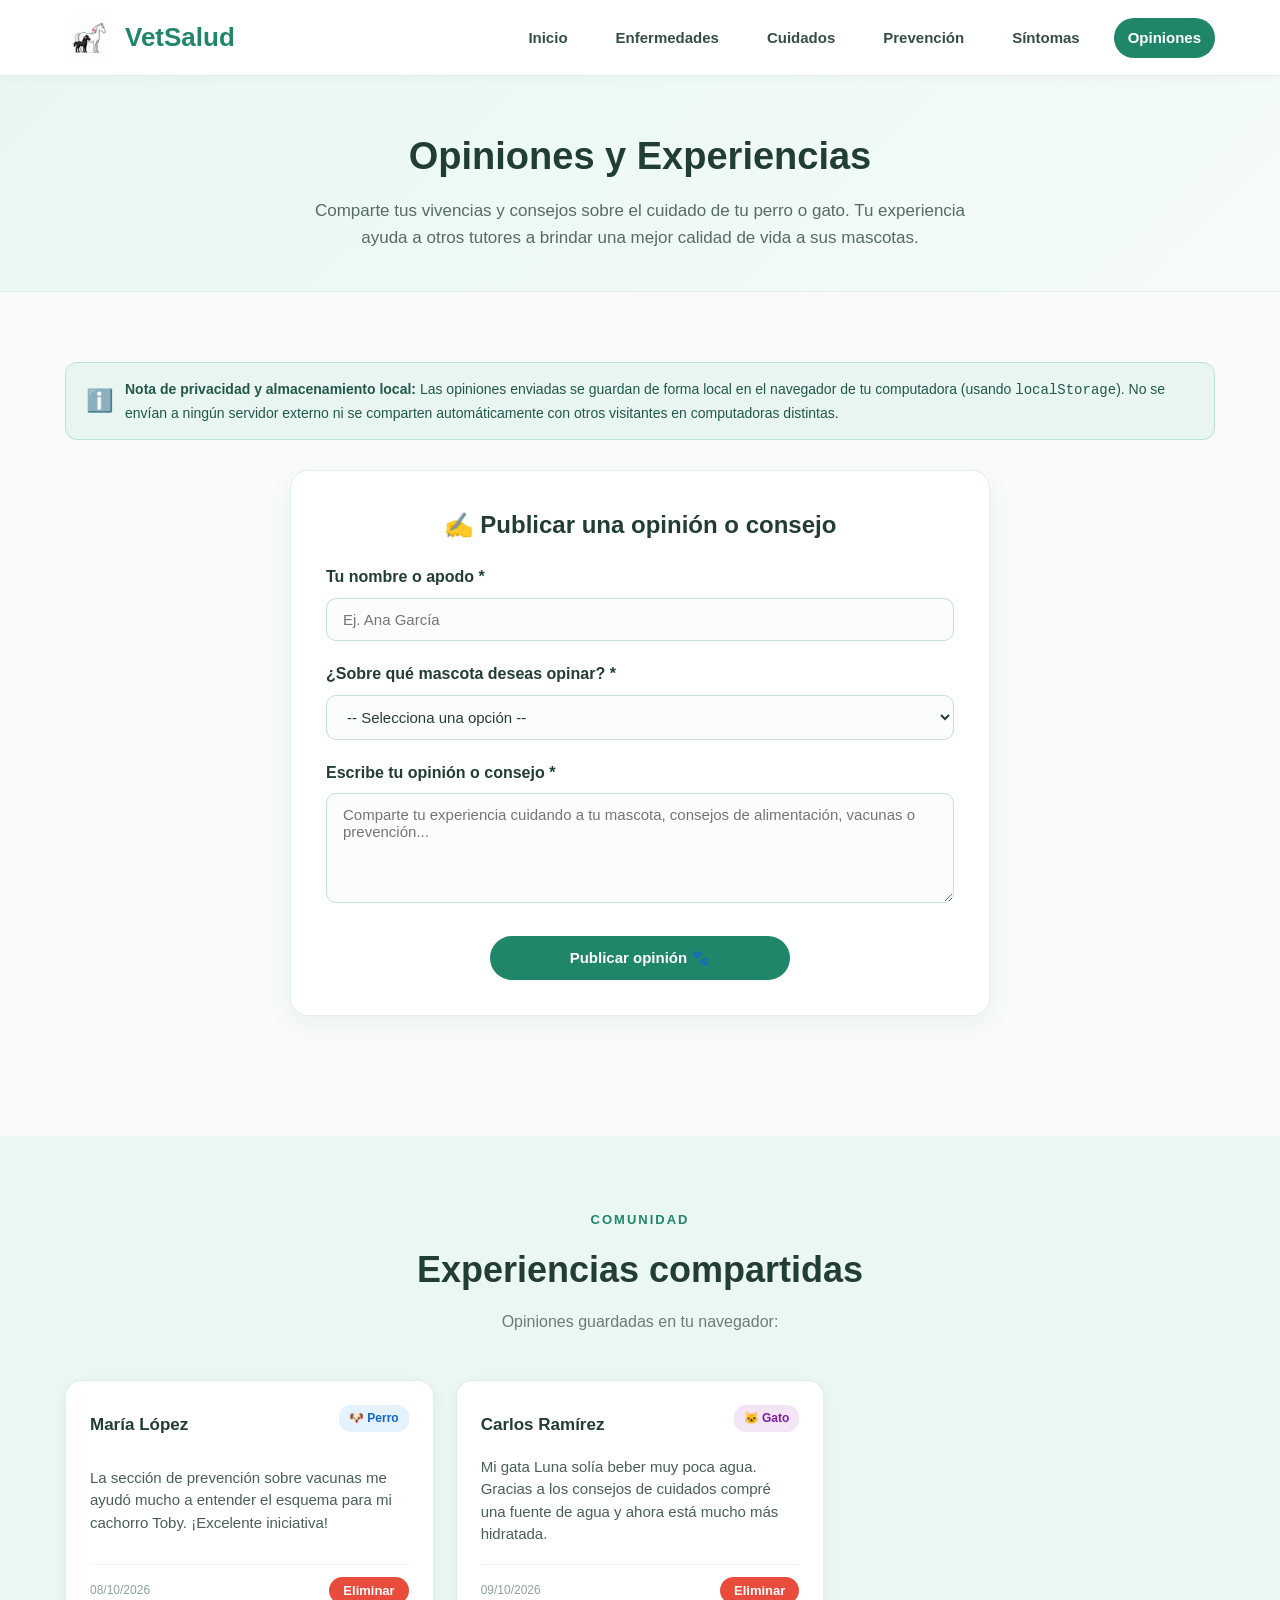
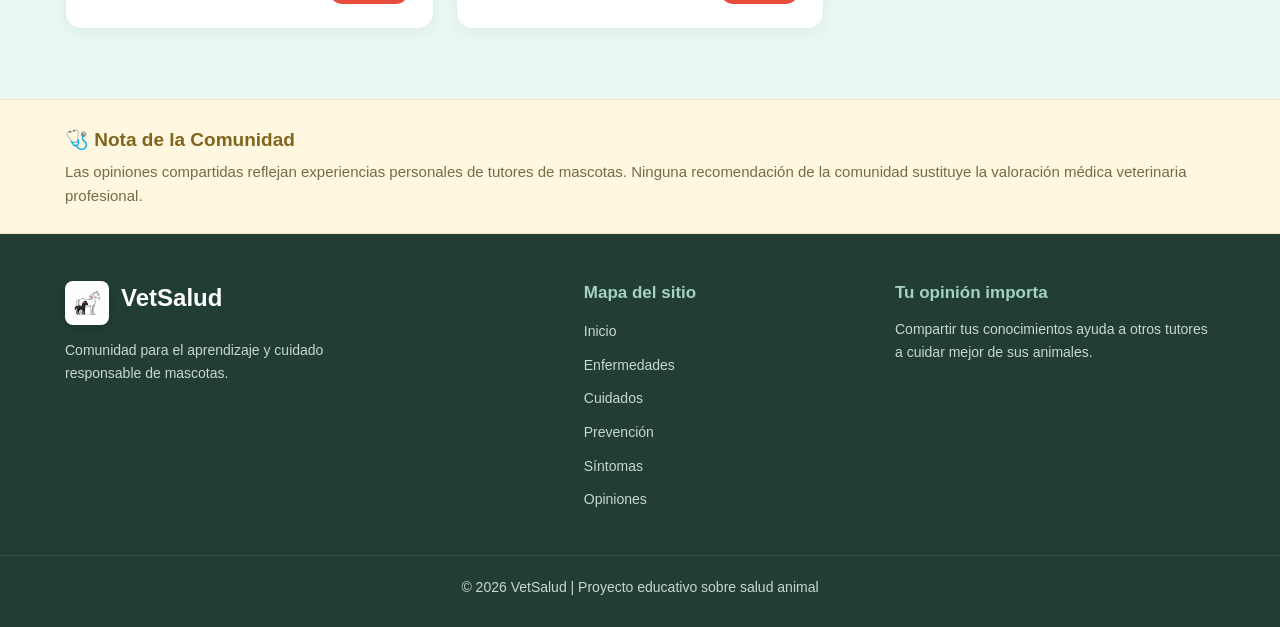
<file: opiniones.html>
<!DOCTYPE html>
<html lang="es">
<head>
    <meta charset="UTF-8">
    <meta name="viewport" content="width=device-width, initial-scale=1.0">
    <title>VetSalud | Opiniones y Experiencias de la Comunidad</title>
    <meta name="description" content="Espacio interactivo para compartir experiencias, consejos y opiniones sobre el cuidado de perros, gatos y otras mascotas.">
    <link rel="stylesheet" href="css/style.css">
</head>

<body>

    <!-- ENCABEZADO Y NAVEGACIÓN -->
    <header class="header">
        <div class="contenedor header-contenido">

            <a href="index.html" class="logo" aria-label="Inicio VetSalud">
                <img src="imagenes/logo.png" alt="Logo VetSalud - Yegua blanca y potranca negra con moños rosas" class="logo-img">
                <h1>VetSalud</h1>
            </a>

            <button class="hamburger-toggle" id="hamburger-btn" aria-label="Abrir menú" aria-expanded="false">
                ☰
            </button>

            <nav class="menu" id="nav-menu">
                <a href="index.html">Inicio</a>
                <a href="enfermedades.html">Enfermedades</a>
                <a href="cuidados.html">Cuidados</a>
                <a href="prevencion.html">Prevención</a>
                <a href="sintomas.html">Síntomas</a>
                <a href="opiniones.html" class="activo">Opiniones</a>
            </nav>

        </div>
    </header>


    <!-- HÉROE DE PÁGINA -->
    <section class="page-hero">
        <div class="contenedor">
            <h1>Opiniones y Experiencias</h1>
            <p>
                Comparte tus vivencias y consejos sobre el cuidado de tu perro o gato. Tu experiencia ayuda a otros tutores a brindar una mejor calidad de vida a sus mascotas.
            </p>
        </div>
    </section>


    <!-- FORMULARIO DE OPINIONES -->
    <section class="seccion">
        <div class="contenedor">

            <!-- AVISO DE ALMACENAMIENTO LOCAL -->
            <div class="aviso-storage">
                <span style="font-size: 22px;">ℹ️</span>
                <div>
                    <strong>Nota de privacidad y almacenamiento local:</strong>
                    Las opiniones enviadas se guardan de forma local en el navegador de tu computadora (usando <code>localStorage</code>). No se envían a ningún servidor externo ni se comparten automáticamente con otros visitantes en computadoras distintas.
                </div>
            </div>

            <!-- FORMULARIO INTERACTIVO -->
            <form id="form-opinion" class="form-opinion" novalidate>
                <h2 style="margin-bottom: 20px; color: #213d34; font-size: 24px; text-align: center;">
                    ✍️ Publicar una opinión o consejo
                </h2>

                <!-- Campo Nombre -->
                <div class="grupo-form">
                    <label for="nombre">Tu nombre o apodo *</label>
                    <input type="text" id="nombre" class="input-form" placeholder="Ej. Ana García" required minlength="2">
                    <div class="mensaje-error" id="error-nombre">Por favor ingresa tu nombre.</div>
                </div>

                <!-- Campo Tipo de Mascota -->
                <div class="grupo-form">
                    <label for="mascota">¿Sobre qué mascota deseas opinar? *</label>
                    <select id="mascota" class="select-form" required>
                        <option value="">-- Selecciona una opción --</option>
                        <option value="perro">🐶 Perro</option>
                        <option value="gato">🐱 Gato</option>
                        <option value="otra">🐾 Otra mascota</option>
                    </select>
                    <div class="mensaje-error" id="error-mascota">Por favor selecciona una categoría.</div>
                </div>

                <!-- Campo Opinión -->
                <div class="grupo-form">
                    <label for="opinion">Escribe tu opinión o consejo *</label>
                    <textarea id="opinion" class="textarea-form" placeholder="Comparte tu experiencia cuidando a tu mascota, consejos de alimentación, vacunas o prevención..." required minlength="10"></textarea>
                    <div class="mensaje-error" id="error-opinion">Escribe al menos 10 caracteres explicativos.</div>
                </div>

                <!-- Botón de envío -->
                <div style="text-align: center; margin-top: 25px;">
                    <button type="submit" class="boton" style="width: 100%; max-width: 300px;">
                        Publicar opinión 🐾
                    </button>
                </div>
            </form>

        </div>
    </section>


    <!-- LISTA DE OPINIONES PUBLICADAS -->
    <section class="seccion seccion-verde">
        <div class="contenedor">

            <div class="titulo-seccion">
                <span>COMUNIDAD</span>
                <h2>Experiencias compartidas</h2>
                <p>Opiniones guardadas en tu navegador:</p>
            </div>

            <div id="mensaje-vacio" style="display: none; text-align: center; color: #687a73; padding: 30px;">
                Aún no hay opiniones publicadas. ¡Sé el primero en compartir tu experiencia!
            </div>

            <!-- Contenedor dinámico cargado con opiniones.js -->
            <div class="opiniones-lista" id="opiniones-lista">
                <!-- Se llena mediante JS -->
            </div>

        </div>
    </section>


    <!-- AVISO EDUCATIVO -->
    <section class="aviso">
        <div class="contenedor">
            <h3>🩺 Nota de la Comunidad</h3>
            <p>
                Las opiniones compartidas reflejan experiencias personales de tutores de mascotas. Ninguna recomendación de la comunidad sustituye la valoración médica veterinaria profesional.
            </p>
        </div>
    </section>


    <!-- FOOTER -->
    <footer class="footer">
        <div class="contenedor footer-contenido">
            <div class="footer-col">
                <div class="logo-footer">
                    <img src="imagenes/logo.png" alt="Logo VetSalud" class="logo-img-footer">
                    <h2>VetSalud</h2>
                </div>
                <p>Comunidad para el aprendizaje y cuidado responsable de mascotas.</p>
            </div>
            <div class="footer-col">
                <h3>Mapa del sitio</h3>
                <ul class="footer-links">
                    <li><a href="index.html">Inicio</a></li>
                    <li><a href="enfermedades.html">Enfermedades</a></li>
                    <li><a href="cuidados.html">Cuidados</a></li>
                    <li><a href="prevencion.html">Prevención</a></li>
                    <li><a href="sintomas.html">Síntomas</a></li>
                    <li><a href="opiniones.html">Opiniones</a></li>
                </ul>
            </div>
            <div class="footer-col">
                <h3>Tu opinión importa</h3>
                <p>Compartir tus conocimientos ayuda a otros tutores a cuidar mejor de sus animales.</p>
            </div>
        </div>
        <div class="footer-bottom">
            <div class="contenedor">
                <p>© 2026 VetSalud | Proyecto educativo sobre salud animal</p>
            </div>
        </div>
    </footer>

    <script src="js/menu.js"></script>
    <script src="js/opiniones.js"></script>
</body>
</html>
</file>
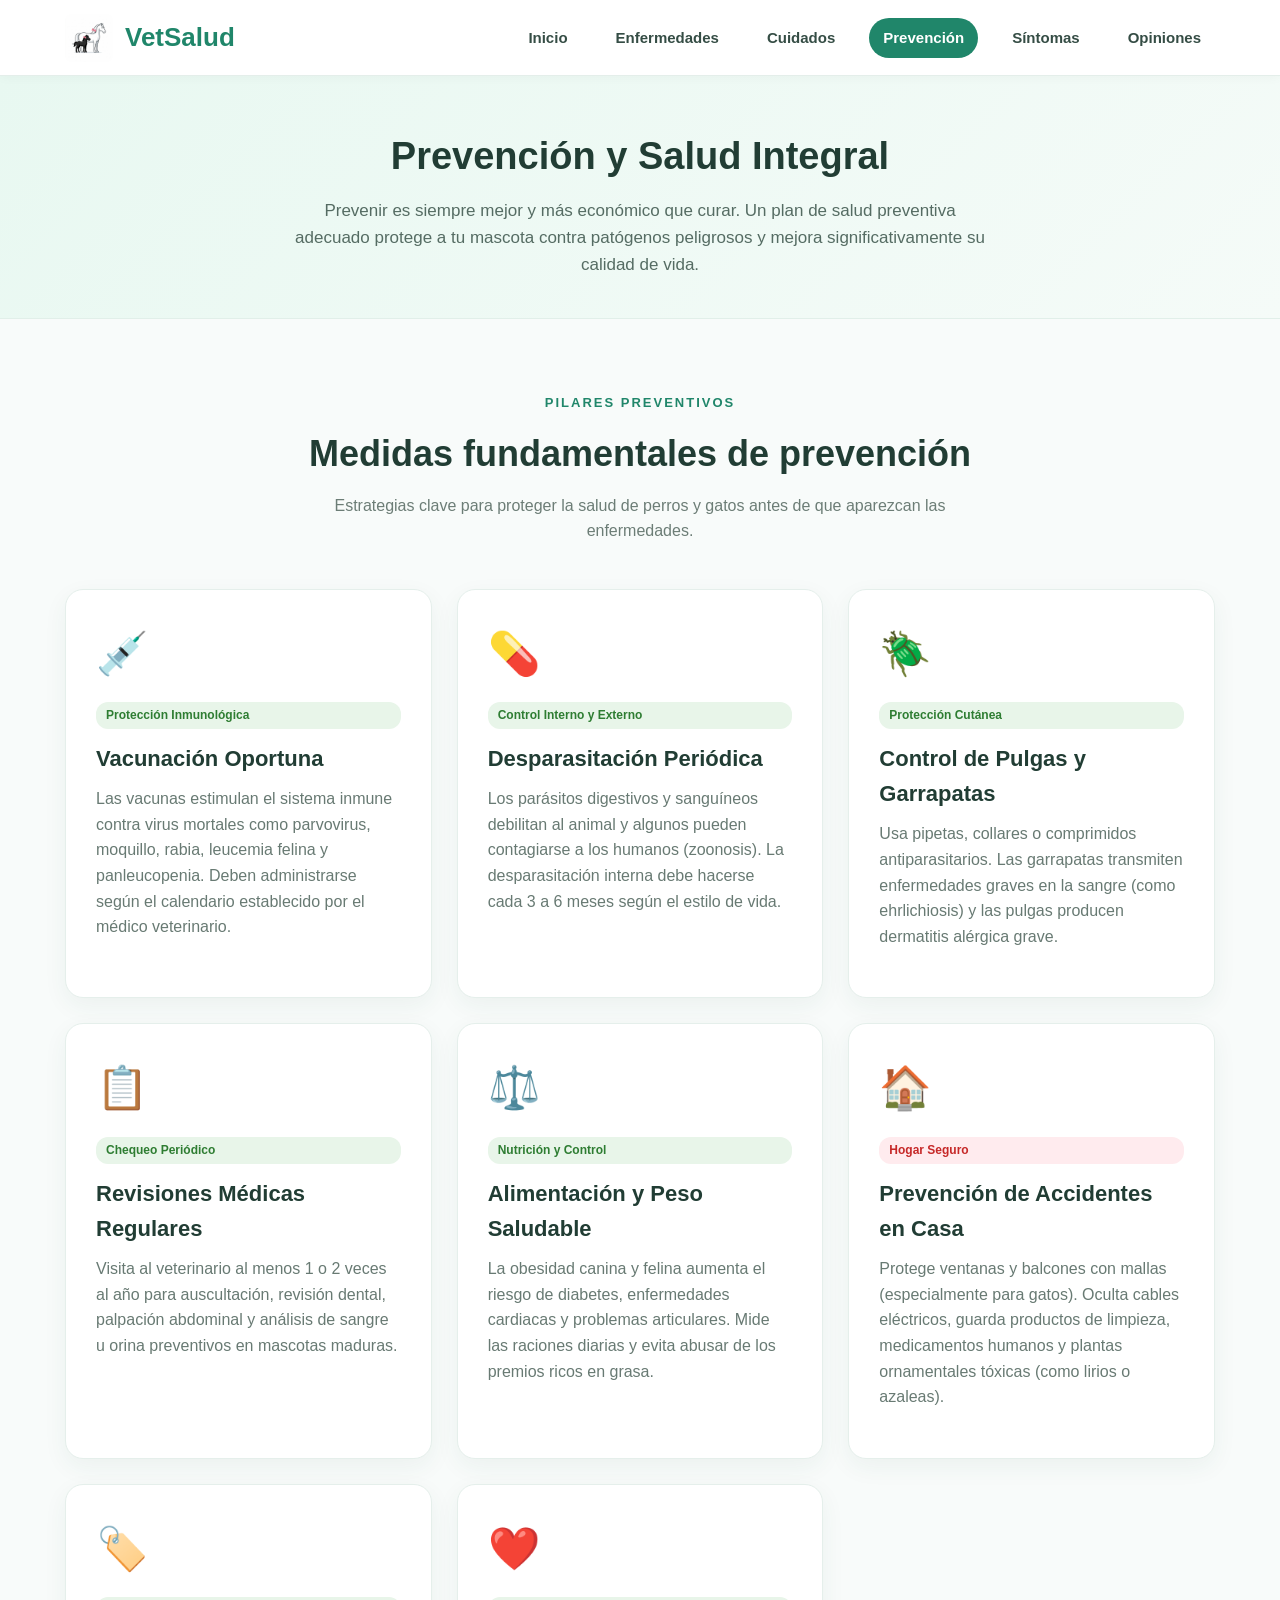
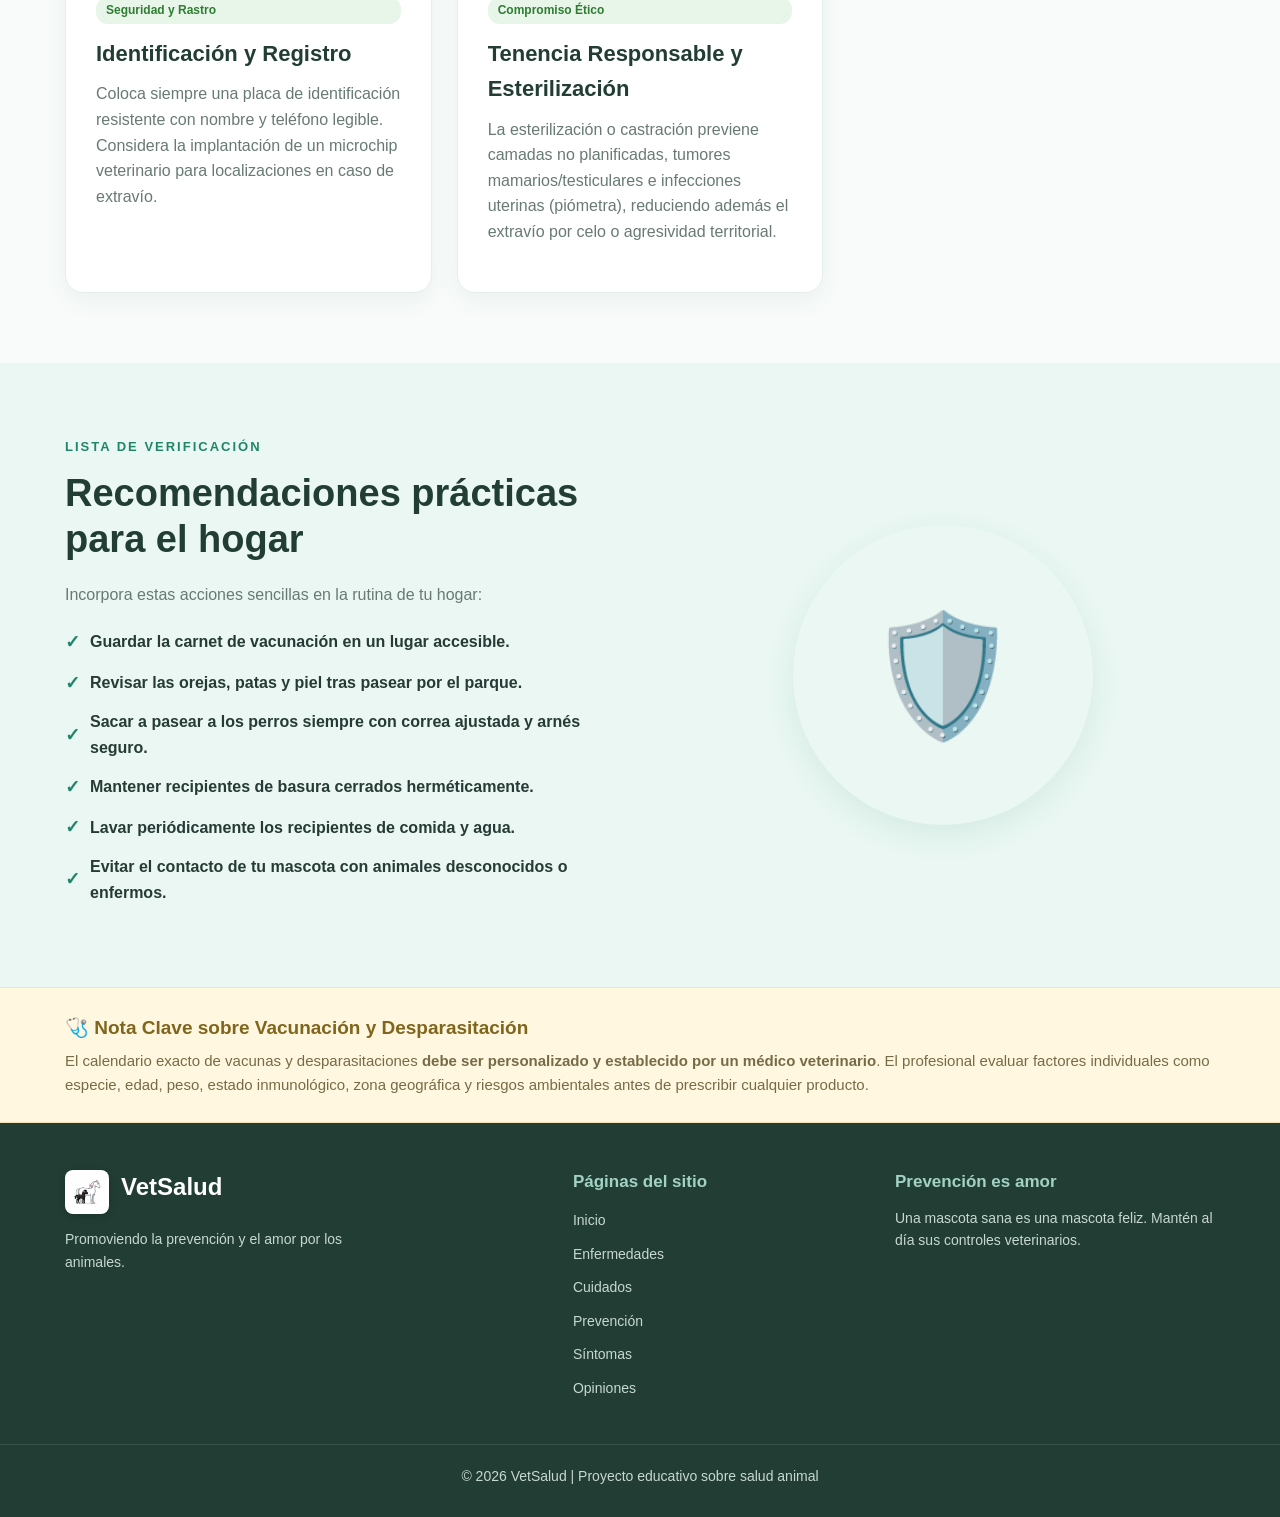
<file: prevencion.html>
<!DOCTYPE html>
<html lang="es">
<head>
    <meta charset="UTF-8">
    <meta name="viewport" content="width=device-width, initial-scale=1.0">
    <title>VetSalud | Prevención y Salud Preventiva en Mascotas</title>
    <meta name="description" content="Guía sobre vacunas, desparasitación, control de parásitos, prevención de accidentes en casa y tenencia responsable.">
    <link rel="stylesheet" href="css/style.css">
</head>

<body>

    <!-- ENCABEZADO Y NAVEGACIÓN -->
    <header class="header">
        <div class="contenedor header-contenido">

            <a href="index.html" class="logo" aria-label="Inicio VetSalud">
                <img src="imagenes/logo.png" alt="Logo VetSalud - Yegua blanca y potranca negra con moños rosas" class="logo-img">
                <h1>VetSalud</h1>
            </a>

            <button class="hamburger-toggle" id="hamburger-btn" aria-label="Abrir menú" aria-expanded="false">
                ☰
            </button>

            <nav class="menu" id="nav-menu">
                <a href="index.html">Inicio</a>
                <a href="enfermedades.html">Enfermedades</a>
                <a href="cuidados.html">Cuidados</a>
                <a href="prevencion.html" class="activo">Prevención</a>
                <a href="sintomas.html">Síntomas</a>
                <a href="opiniones.html">Opiniones</a>
            </nav>

        </div>
    </header>


    <!-- HÉROE DE PÁGINA -->
    <section class="page-hero">
        <div class="contenedor">
            <h1>Prevención y Salud Integral</h1>
            <p>
                Prevenir es siempre mejor y más económico que curar. Un plan de salud preventiva adecuado protege a tu mascota contra patógenos peligrosos y mejora significativamente su calidad de vida.
            </p>
        </div>
    </section>


    <!-- TEMAS PRINCIPALES DE PREVENCIÓN -->
    <section class="seccion">
        <div class="contenedor">

            <div class="titulo-seccion">
                <span>PILARES PREVENTIVOS</span>
                <h2>Medidas fundamentales de prevención</h2>
                <p>Estrategias clave para proteger la salud de perros y gatos antes de que aparezcan las enfermedades.</p>
            </div>

            <div class="tarjetas-prevencion">

                <!-- 1. Vacunación -->
                <article class="tarjeta">
                    <div class="icono">💉</div>
                    <span class="insignia insignia-prevencion">Protección Inmunológica</span>
                    <h3>Vacunación Oportuna</h3>
                    <p>
                        Las vacunas estimulan el sistema inmune contra virus mortales como parvovirus, moquillo, rabia, leucemia felina y panleucopenia. Deben administrarse según el calendario establecido por el médico veterinario.
                    </p>
                </article>

                <!-- 2. Desparasitación -->
                <article class="tarjeta">
                    <div class="icono">💊</div>
                    <span class="insignia insignia-prevencion">Control Interno y Externo</span>
                    <h3>Desparasitación Periódica</h3>
                    <p>
                        Los parásitos digestivos y sanguíneos debilitan al animal y algunos pueden contagiarse a los humanos (zoonosis). La desparasitación interna debe hacerse cada 3 a 6 meses según el estilo de vida.
                    </p>
                </article>

                <!-- 3. Pulgas y garrapatas -->
                <article class="tarjeta">
                    <div class="icono">🪲</div>
                    <span class="insignia insignia-prevencion">Protección Cutánea</span>
                    <h3>Control de Pulgas y Garrapatas</h3>
                    <p>
                        Usa pipetas, collares o comprimidos antiparasitarios. Las garrapatas transmiten enfermedades graves en la sangre (como ehrlichiosis) y las pulgas producen dermatitis alérgica grave.
                    </p>
                </article>

                <!-- 4. Revisiones veterinarias -->
                <article class="tarjeta">
                    <div class="icono">📋</div>
                    <span class="insignia insignia-prevencion">Chequeo Periódico</span>
                    <h3>Revisiones Médicas Regulares</h3>
                    <p>
                        Visita al veterinario al menos 1 o 2 veces al año para auscultación, revisión dental, palpación abdominal y análisis de sangre u orina preventivos en mascotas maduras.
                    </p>
                </article>

                <!-- 5. Peso saludable -->
                <article class="tarjeta">
                    <div class="icono">⚖️</div>
                    <span class="insignia insignia-prevencion">Nutrición y Control</span>
                    <h3>Alimentación y Peso Saludable</h3>
                    <p>
                        La obesidad canina y felina aumenta el riesgo de diabetes, enfermedades cardiacas y problemas articulares. Mide las raciones diarias y evita abusar de los premios ricos en grasa.
                    </p>
                </article>

                <!-- 6. Prevención de accidentes en casa -->
                <article class="tarjeta">
                    <div class="icono">🏠</div>
                    <span class="insignia insignia-urgente">Hogar Seguro</span>
                    <h3>Prevención de Accidentes en Casa</h3>
                    <p>
                        Protege ventanas y balcones con mallas (especialmente para gatos). Oculta cables eléctricos, guarda productos de limpieza, medicamentos humanos y plantas ornamentales tóxicas (como lirios o azaleas).
                    </p>
                </article>

                <!-- 7. Identificación -->
                <article class="tarjeta">
                    <div class="icono">🏷️</div>
                    <span class="insignia insignia-prevencion">Seguridad y Rastro</span>
                    <h3>Identificación y Registro</h3>
                    <p>
                        Coloca siempre una placa de identificación resistente con nombre y teléfono legible. Considera la implantación de un microchip veterinario para localizaciones en caso de extravío.
                    </p>
                </article>

                <!-- 8. Tenencia responsable -->
                <article class="tarjeta">
                    <div class="icono">❤️</div>
                    <span class="insignia insignia-prevencion">Compromiso Ético</span>
                    <h3>Tenencia Responsable y Esterilización</h3>
                    <p>
                        La esterilización o castración previene camadas no planificadas, tumores mamarios/testiculares e infecciones uterinas (piómetra), reduciendo además el extravío por celo o agresividad territorial.
                    </p>
                </article>

            </div>

        </div>
    </section>


    <!-- LISTA DE RECOMENDACIONES PRÁCTICAS -->
    <section class="seccion seccion-verde">
        <div class="contenedor prevencion">

            <div class="prevencion-texto">
                <span>LISTA DE VERIFICACIÓN</span>
                <h2>Recomendaciones prácticas para el hogar</h2>
                <p>Incorpora estas acciones sencillas en la rutina de tu hogar:</p>

                <ul>
                    <li><span class="check">✓</span> Guardar la carnet de vacunación en un lugar accesible.</li>
                    <li><span class="check">✓</span> Revisar las orejas, patas y piel tras pasear por el parque.</li>
                    <li><span class="check">✓</span> Sacar a pasear a los perros siempre con correa ajustada y arnés seguro.</li>
                    <li><span class="check">✓</span> Mantener recipientes de basura cerrados herméticamente.</li>
                    <li><span class="check">✓</span> Lavar periódicamente los recipientes de comida y agua.</li>
                    <li><span class="check">✓</span> Evitar el contacto de tu mascota con animales desconocidos o enfermos.</li>
                </ul>
            </div>

            <div class="prevencion-imagen" title="Prevención y salud">
                🛡️
            </div>

        </div>
    </section>


    <!-- AVISO EDUCATIVO DE VACUNACIÓN -->
    <section class="aviso">
        <div class="contenedor">
            <h3>🩺 Nota Clave sobre Vacunación y Desparasitación</h3>
            <p>
                El calendario exacto de vacunas y desparasitaciones <strong>debe ser personalizado y establecido por un médico veterinario</strong>. El profesional evaluar factores individuales como especie, edad, peso, estado inmunológico, zona geográfica y riesgos ambientales antes de prescribir cualquier producto.
            </p>
        </div>
    </section>


    <!-- FOOTER -->
    <footer class="footer">
        <div class="contenedor footer-contenido">
            <div class="footer-col">
                <div class="logo-footer">
                    <img src="imagenes/logo.png" alt="Logo VetSalud" class="logo-img-footer">
                    <h2>VetSalud</h2>
                </div>
                <p>Promoviendo la prevención y el amor por los animales.</p>
            </div>
            <div class="footer-col">
                <h3>Páginas del sitio</h3>
                <ul class="footer-links">
                    <li><a href="index.html">Inicio</a></li>
                    <li><a href="enfermedades.html">Enfermedades</a></li>
                    <li><a href="cuidados.html">Cuidados</a></li>
                    <li><a href="prevencion.html">Prevención</a></li>
                    <li><a href="sintomas.html">Síntomas</a></li>
                    <li><a href="opiniones.html">Opiniones</a></li>
                </ul>
            </div>
            <div class="footer-col">
                <h3>Prevención es amor</h3>
                <p>Una mascota sana es una mascota feliz. Mantén al día sus controles veterinarios.</p>
            </div>
        </div>
        <div class="footer-bottom">
            <div class="contenedor">
                <p>© 2026 VetSalud | Proyecto educativo sobre salud animal</p>
            </div>
        </div>
    </footer>

    <script src="js/menu.js"></script>
</body>
</html>
</file>
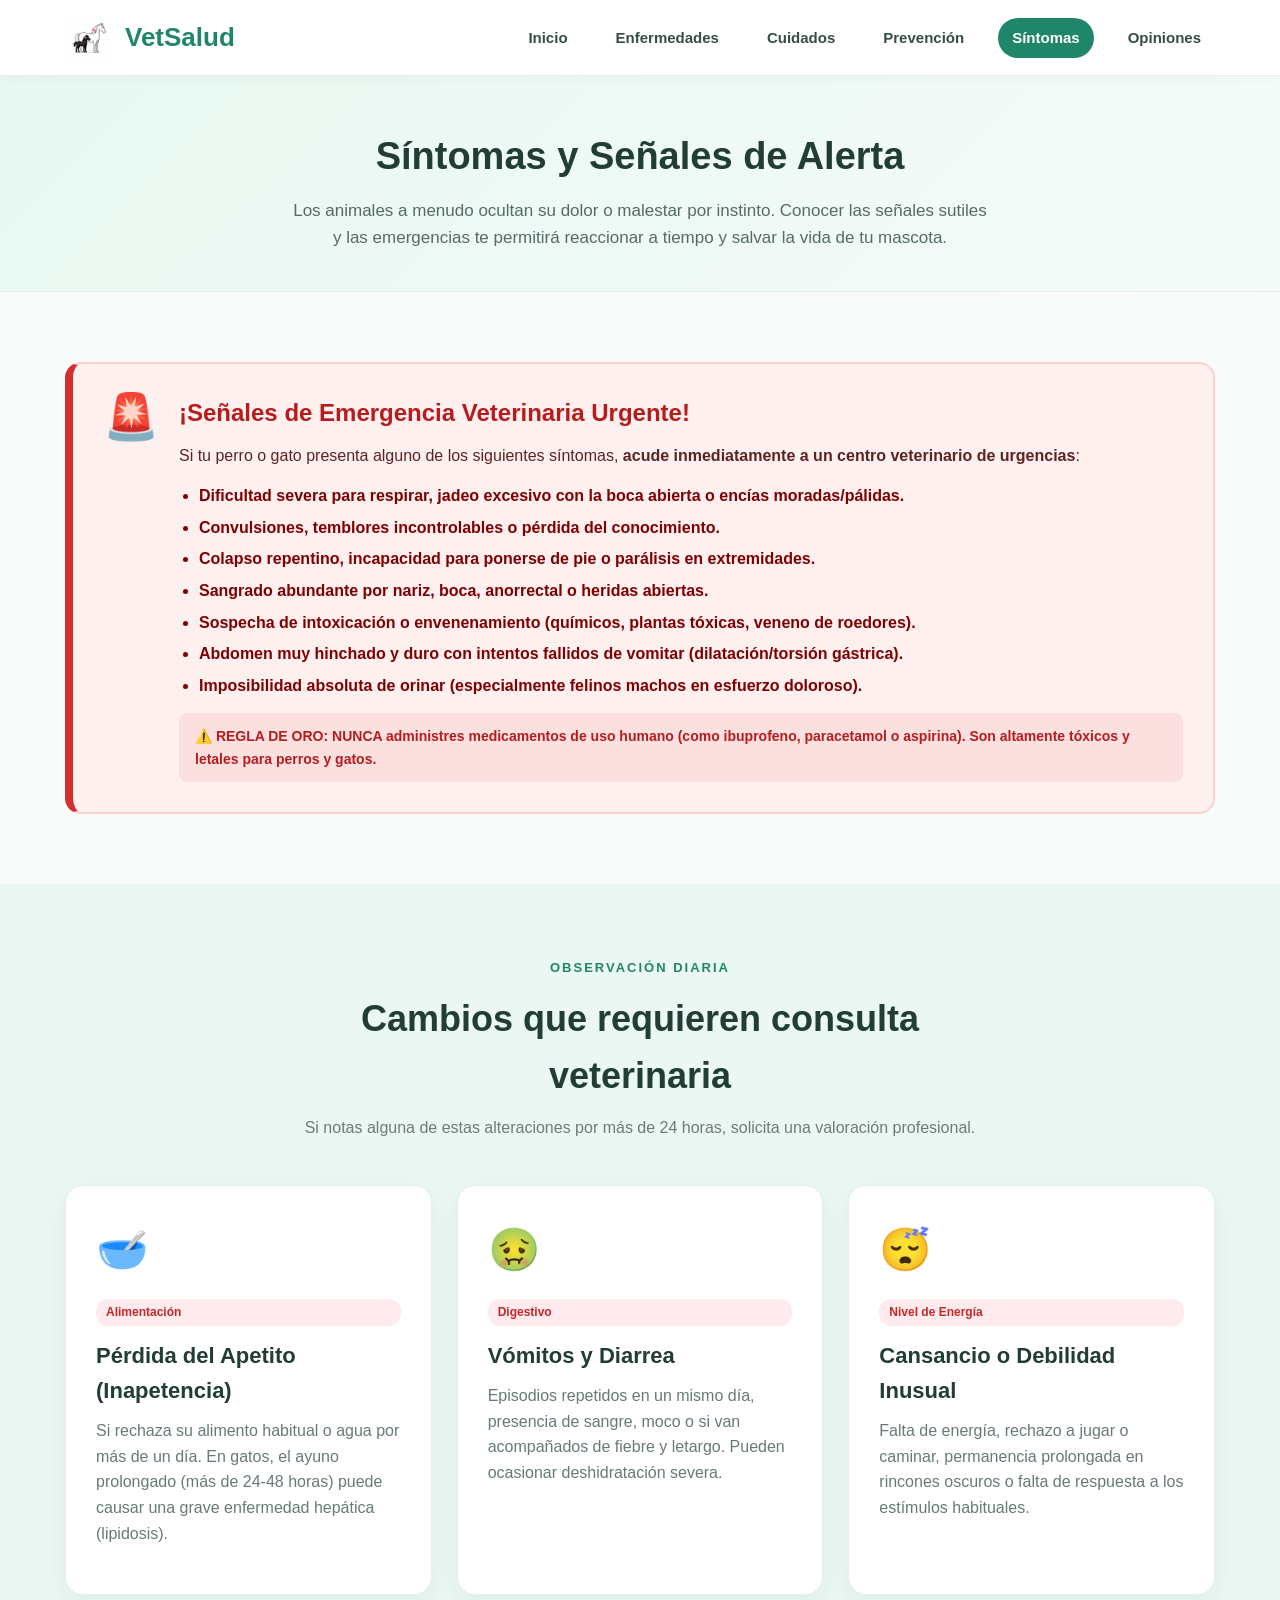
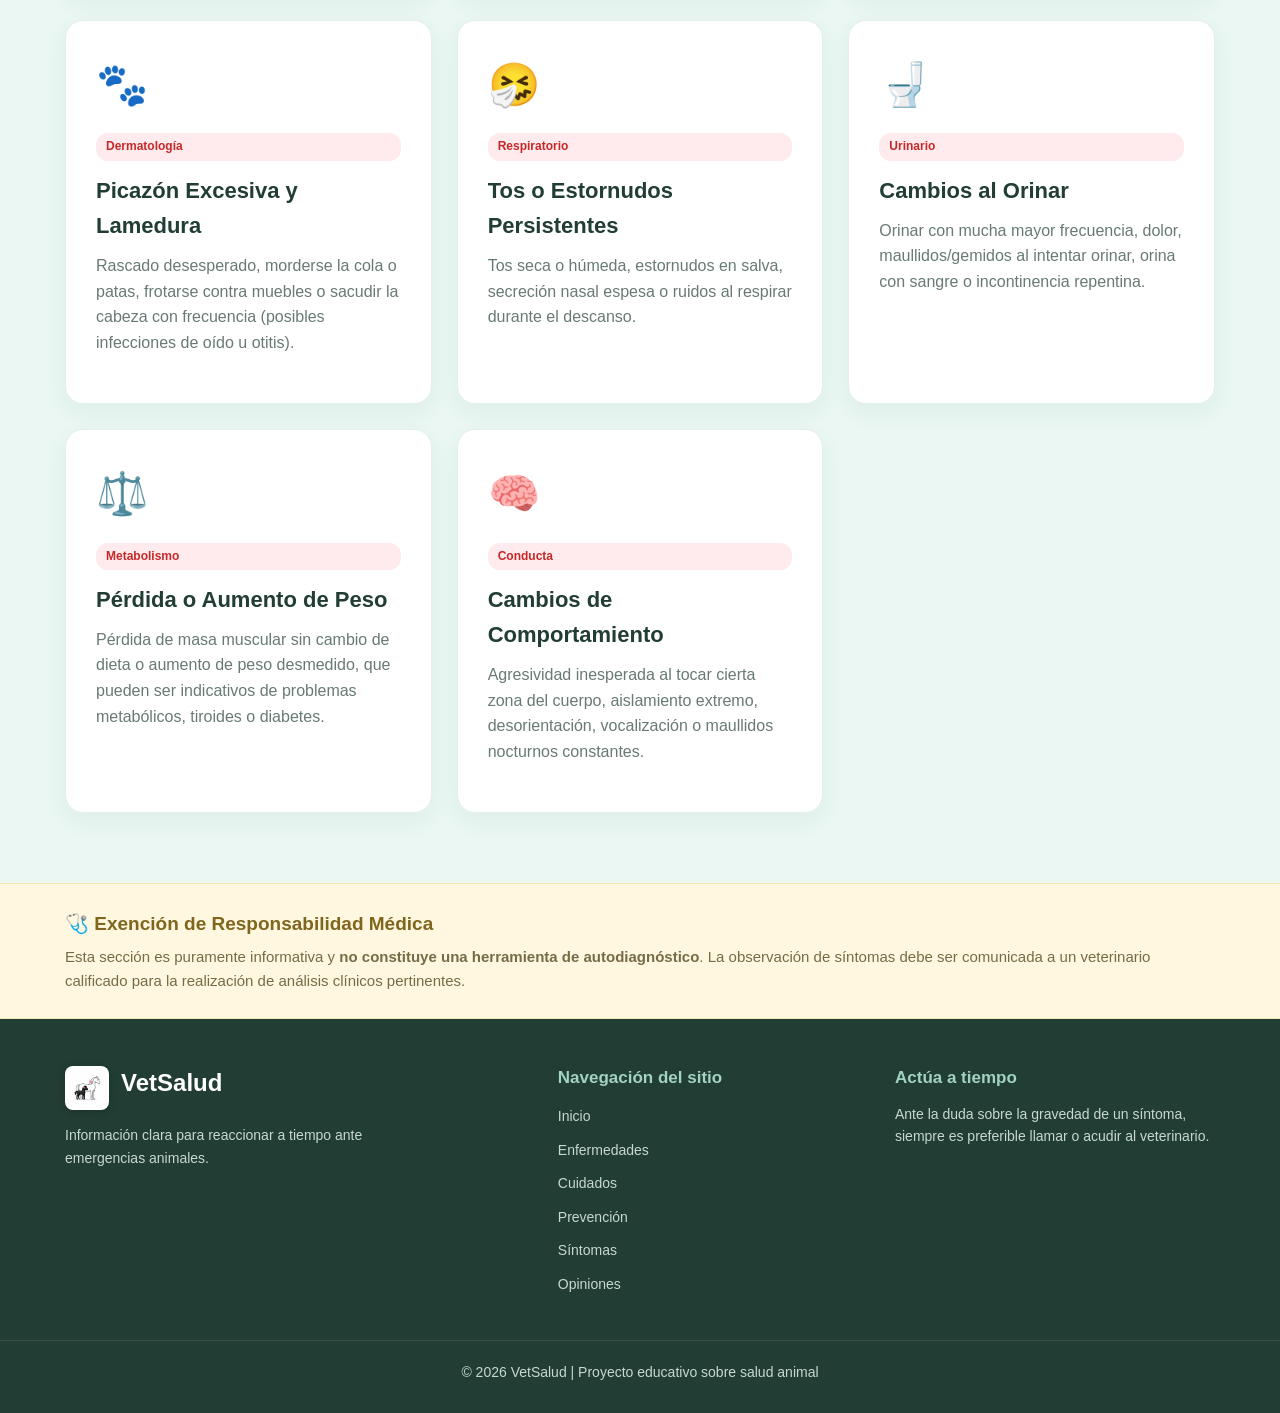
<file: sintomas.html>
<!DOCTYPE html>
<html lang="es">
<head>
    <meta charset="UTF-8">
    <meta name="viewport" content="width=device-width, initial-scale=1.0">
    <title>VetSalud | Síntomas y Señales de Alerta Veterinaria</title>
    <meta name="description" content="Aprende a reconocer síntomas de malestar y emergencias veterinarias urgentes en perros y gatos.">
    <link rel="stylesheet" href="css/style.css">
</head>

<body>

    <!-- ENCABEZADO Y NAVEGACIÓN -->
    <header class="header">
        <div class="contenedor header-contenido">

            <a href="index.html" class="logo" aria-label="Inicio VetSalud">
                <img src="imagenes/logo.png" alt="Logo VetSalud - Yegua blanca y potranca negra con moños rosas" class="logo-img">
                <h1>VetSalud</h1>
            </a>

            <button class="hamburger-toggle" id="hamburger-btn" aria-label="Abrir menú" aria-expanded="false">
                ☰
            </button>

            <nav class="menu" id="nav-menu">
                <a href="index.html">Inicio</a>
                <a href="enfermedades.html">Enfermedades</a>
                <a href="cuidados.html">Cuidados</a>
                <a href="prevencion.html">Prevención</a>
                <a href="sintomas.html" class="activo">Síntomas</a>
                <a href="opiniones.html">Opiniones</a>
            </nav>

        </div>
    </header>


    <!-- HÉROE DE PÁGINA -->
    <section class="page-hero">
        <div class="contenedor">
            <h1>Síntomas y Señales de Alerta</h1>
            <p>
                Los animales a menudo ocultan su dolor o malestar por instinto. Conocer las señales sutiles y las emergencias te permitirá reaccionar a tiempo y salvar la vida de tu mascota.
            </p>
        </div>
    </section>


    <!-- SECCIÓN DESTACADA DE EMERGENCIAS URGENTES -->
    <section class="seccion" style="padding-bottom: 20px;">
        <div class="contenedor">

            <div class="alerta-emergencia">
                <div class="alerta-icono">🚨</div>
                <div class="alerta-texto">
                    <h3>¡Señales de Emergencia Veterinaria Urgente!</h3>
                    <p>
                        Si tu perro o gato presenta alguno de los siguientes síntomas, <strong>acude inmediatamente a un centro veterinario de urgencias</strong>:
                    </p>
                    <ul>
                        <li>Dificultad severa para respirar, jadeo excesivo con la boca abierta o encías moradas/pálidas.</li>
                        <li>Convulsiones, temblores incontrolables o pérdida del conocimiento.</li>
                        <li>Colapso repentino, incapacidad para ponerse de pie o parálisis en extremidades.</li>
                        <li>Sangrado abundante por nariz, boca, anorrectal o heridas abiertas.</li>
                        <li>Sospecha de intoxicación o envenenamiento (químicos, plantas tóxicas, veneno de roedores).</li>
                        <li>Abdomen muy hinchado y duro con intentos fallidos de vomitar (dilatación/torsión gástrica).</li>
                        <li>Imposibilidad absoluta de orinar (especialmente felinos machos en esfuerzo doloroso).</li>
                    </ul>
                    <div class="alerta-nota">
                        ⚠️ <strong>REGLA DE ORO:</strong> NUNCA administres medicamentos de uso humano (como ibuprofeno, paracetamol o aspirina). Son altamente tóxicos y letales para perros y gatos.
                    </div>
                </div>
            </div>

        </div>
    </section>


    <!-- SÍNTOMAS COMUNES QUE REQUIEREN EVALUACIÓN -->
    <section class="seccion seccion-verde">
        <div class="contenedor">

            <div class="titulo-seccion">
                <span>OBSERVACIÓN DIARIA</span>
                <h2>Cambios que requieren consulta veterinaria</h2>
                <p>Si notas alguna de estas alteraciones por más de 24 horas, solicita una valoración profesional.</p>
            </div>

            <div class="tarjetas">

                <!-- 1. Pérdida del apetito -->
                <article class="tarjeta">
                    <div class="icono">🥣</div>
                    <span class="insignia insignia-urgente">Alimentación</span>
                    <h3>Pérdida del Apetito (Inapetencia)</h3>
                    <p>
                        Si rechaza su alimento habitual o agua por más de un día. En gatos, el ayuno prolongado (más de 24-48 horas) puede causar una grave enfermedad hepática (lipidosis).
                    </p>
                </article>

                <!-- 2. Vómitos y diarrea -->
                <article class="tarjeta">
                    <div class="icono">🤢</div>
                    <span class="insignia insignia-urgente">Digestivo</span>
                    <h3>Vómitos y Diarrea</h3>
                    <p>
                        Episodios repetidos en un mismo día, presencia de sangre, moco o si van acompañados de fiebre y letargo. Pueden ocasionar deshidratación severa.
                    </p>
                </article>

                <!-- 3. Cansancio o debilidad -->
                <article class="tarjeta">
                    <div class="icono">😴</div>
                    <span class="insignia insignia-urgente">Nivel de Energía</span>
                    <h3>Cansancio o Debilidad Inusual</h3>
                    <p>
                        Falta de energía, rechazo a jugar o caminar, permanencia prolongada en rincones oscuros o falta de respuesta a los estímulos habituales.
                    </p>
                </article>

                <!-- 4. Picazón excesiva -->
                <article class="tarjeta">
                    <div class="icono">🐾</div>
                    <span class="insignia insignia-urgente">Dermatología</span>
                    <h3>Picazón Excesiva y Lamedura</h3>
                    <p>
                        Rascado desesperado, morderse la cola o patas, frotarse contra muebles o sacudir la cabeza con frecuencia (posibles infecciones de oído u otitis).
                    </p>
                </article>

                <!-- 5. Tos o estornudos -->
                <article class="tarjeta">
                    <div class="icono">🤧</div>
                    <span class="insignia insignia-urgente">Respiratorio</span>
                    <h3>Tos o Estornudos Persistentes</h3>
                    <p>
                        Tos seca o húmeda, estornudos en salva, secreción nasal espesa o ruidos al respirar durante el descanso.
                    </p>
                </article>

                <!-- 6. Cambios al orinar -->
                <article class="tarjeta">
                    <div class="icono">🚽</div>
                    <span class="insignia insignia-urgente">Urinario</span>
                    <h3>Cambios al Orinar</h3>
                    <p>
                        Orinar con mucha mayor frecuencia, dolor, maullidos/gemidos al intentar orinar, orina con sangre o incontinencia repentina.
                    </p>
                </article>

                <!-- 7. Cambios de peso -->
                <article class="tarjeta">
                    <div class="icono">⚖️</div>
                    <span class="insignia insignia-urgente">Metabolismo</span>
                    <h3>Pérdida o Aumento de Peso</h3>
                    <p>
                        Pérdida de masa muscular sin cambio de dieta o aumento de peso desmedido, que pueden ser indicativos de problemas metabólicos, tiroides o diabetes.
                    </p>
                </article>

                <!-- 8. Cambios de comportamiento -->
                <article class="tarjeta">
                    <div class="icono">🧠</div>
                    <span class="insignia insignia-urgente">Conducta</span>
                    <h3>Cambios de Comportamiento</h3>
                    <p>
                        Agresividad inesperada al tocar cierta zona del cuerpo, aislamiento extremo, desorientación, vocalización o maullidos nocturnos constantes.
                    </p>
                </article>

            </div>

        </div>
    </section>


    <!-- AVISO EDUCATIVO -->
    <section class="aviso">
        <div class="contenedor">
            <h3>🩺 Exención de Responsabilidad Médica</h3>
            <p>
                Esta sección es puramente informativa y <strong>no constituye una herramienta de autodiagnóstico</strong>. La observación de síntomas debe ser comunicada a un veterinario calificado para la realización de análisis clínicos pertinentes.
            </p>
        </div>
    </section>


    <!-- FOOTER -->
    <footer class="footer">
        <div class="contenedor footer-contenido">
            <div class="footer-col">
                <div class="logo-footer">
                    <img src="imagenes/logo.png" alt="Logo VetSalud" class="logo-img-footer">
                    <h2>VetSalud</h2>
                </div>
                <p>Información clara para reaccionar a tiempo ante emergencias animales.</p>
            </div>
            <div class="footer-col">
                <h3>Navegación del sitio</h3>
                <ul class="footer-links">
                    <li><a href="index.html">Inicio</a></li>
                    <li><a href="enfermedades.html">Enfermedades</a></li>
                    <li><a href="cuidados.html">Cuidados</a></li>
                    <li><a href="prevencion.html">Prevención</a></li>
                    <li><a href="sintomas.html">Síntomas</a></li>
                    <li><a href="opiniones.html">Opiniones</a></li>
                </ul>
            </div>
            <div class="footer-col">
                <h3>Actúa a tiempo</h3>
                <p>Ante la duda sobre la gravedad de un síntoma, siempre es preferible llamar o acudir al veterinario.</p>
            </div>
        </div>
        <div class="footer-bottom">
            <div class="contenedor">
                <p>© 2026 VetSalud | Proyecto educativo sobre salud animal</p>
            </div>
        </div>
    </footer>

    <script src="js/menu.js"></script>
</body>
</html>
</file>
<file: css/style.css>
/* ------------------------------
   CONFIGURACIÓN GENERAL
------------------------------ */

* {
    margin: 0;
    padding: 0;
    box-sizing: border-box;
}

html {
    scroll-behavior: smooth;
}

body {
    font-family: Arial, Helvetica, sans-serif;
    background-color: #f8fbfa;
    color: #263b35;
    line-height: 1.6;
}

.contenedor {
    width: 90%;
    max-width: 1150px;
    margin: auto;
}

:focus-visible {
    outline: 3px solid #20866a;
    outline-offset: 3px;
}


/* ------------------------------
   ENCABEZADO Y NAVEGACIÓN
------------------------------ */

.header {
    background-color: white;
    border-bottom: 1px solid #e4eeea;
    position: sticky;
    top: 0;
    z-index: 1000;
    box-shadow: 0 2px 10px rgba(0, 0, 0, 0.03);
}

.header-contenido {
    min-height: 75px;
    display: flex;
    align-items: center;
    justify-content: space-between;
}

.logo {
    display: flex;
    align-items: center;
    gap: 12px;
    text-decoration: none;
}

.logo-img {
    height: 48px;
    width: auto;
    max-width: 55px;
    object-fit: contain;
    border-radius: 8px;
    transition: transform 0.3s ease;
}

.logo:hover .logo-img {
    transform: scale(1.1) rotate(-3deg);
}

.logo h1 {
    color: #20866a;
    font-size: 26px;
    font-weight: bold;
}

.logo-footer {
    display: flex;
    align-items: center;
    gap: 12px;
    margin-bottom: 12px;
}

.logo-img-footer {
    height: 44px;
    width: auto;
    max-width: 50px;
    object-fit: contain;
    border-radius: 8px;
    background-color: white;
    padding: 3px;
    box-shadow: 0 2px 8px rgba(0, 0, 0, 0.15);
}

/* Botón menú hamburguesa para móviles */
.hamburger-toggle {
    display: none;
    background: none;
    border: none;
    font-size: 26px;
    color: #20866a;
    cursor: pointer;
    padding: 8px 12px;
    border-radius: 8px;
    transition: background-color 0.3s;
}

.hamburger-toggle:hover {
    background-color: #eaf7f2;
}

.menu {
    display: flex;
    gap: 20px;
    align-items: center;
}

.menu a {
    color: #354d45;
    text-decoration: none;
    font-size: 15px;
    font-weight: bold;
    padding: 8px 14px;
    border-radius: 20px;
    transition: all 0.3s ease;
}

.menu a:hover {
    color: #20866a;
    background-color: #eaf7f2;
}

.menu a.activo {
    color: white;
    background-color: #20866a;
}


/* ------------------------------
   HERO / BANNER PRINCIPAL
------------------------------ */

.hero {
    background: linear-gradient(135deg, #e8f8f1, #f5fbf8);
    padding: 90px 0;
}

.hero-contenido {
    display: flex;
    align-items: center;
    justify-content: space-between;
    gap: 50px;
}

.hero-texto {
    max-width: 650px;
}

.etiqueta {
    color: #20866a;
    font-weight: bold;
    font-size: 14px;
    background-color: #d8f3e8;
    padding: 4px 12px;
    border-radius: 15px;
    display: inline-block;
    margin-bottom: 10px;
}

.hero h2 {
    font-size: 52px;
    line-height: 1.1;
    margin: 18px 0;
    color: #213d34;
}

.hero h2 span {
    color: #20866a;
    display: block;
}

.hero p {
    color: #60736c;
    font-size: 18px;
    margin-bottom: 30px;
}

.boton {
    display: inline-block;
    background-color: #20866a;
    color: white;
    text-decoration: none;
    padding: 13px 25px;
    border-radius: 30px;
    border: none;
    font-weight: bold;
    font-size: 15px;
    cursor: pointer;
    transition: 0.3s;
    text-align: center;
}

.boton:hover {
    background-color: #176b55;
    transform: translateY(-2px);
    box-shadow: 0 4px 12px rgba(32, 134, 106, 0.25);
}

.boton-secundario {
    background-color: transparent;
    color: #20866a;
    border: 2px solid #20866a;
}

.boton-secundario:hover {
    background-color: #20866a;
    color: white;
}

.boton-eliminar {
    background-color: #e74c3c;
    color: white;
    border: none;
    padding: 6px 14px;
    border-radius: 15px;
    font-size: 13px;
    font-weight: bold;
    cursor: pointer;
    transition: 0.2s;
}

.boton-eliminar:hover {
    background-color: #c0392b;
}

.hero-animal {
    display: flex;
    justify-content: center;
    align-items: center;
}

.circulo-animal-animado {
    width: 320px;
    height: 320px;
    border-radius: 50%;
    background-color: white;
    padding: 10px;
    display: flex;
    justify-content: center;
    align-items: center;
    box-shadow: 0 15px 40px rgba(32, 134, 106, 0.2);
    animation: flotarAnimacion 4s ease-in-out infinite alternate, latidoSombra 3s ease-in-out infinite alternate;
    overflow: hidden;
    border: 6px solid #ffffff;
}

.imagen-abrazados {
    width: 100%;
    height: 100%;
    object-fit: cover;
    border-radius: 50%;
    transition: transform 0.4s ease;
    animation: respirarImagen 5s ease-in-out infinite;
}

.circulo-animal-animado:hover .imagen-abrazados {
    transform: scale(1.08) rotate(2deg);
}

@keyframes flotarAnimacion {
    0% {
        transform: translateY(0px) rotate(0deg);
    }
    50% {
        transform: translateY(-12px) rotate(1.5deg);
    }
    100% {
        transform: translateY(0px) rotate(0deg);
    }
}

@keyframes latidoSombra {
    0% {
        box-shadow: 0 10px 30px rgba(32, 134, 106, 0.15);
    }
    100% {
        box-shadow: 0 25px 50px rgba(32, 134, 106, 0.35);
    }
}

@keyframes respirarImagen {
    0%, 100% {
        transform: scale(1);
    }
    50% {
        transform: scale(1.03);
    }
}


/* ------------------------------
   PAGE HERO (PARA SUBPÁGINAS)
------------------------------ */

.page-hero {
    background: linear-gradient(135deg, #e8f8f1, #f5fbf8);
    padding: 50px 0 40px;
    text-align: center;
    border-bottom: 1px solid #e1efe9;
}

.page-hero h1 {
    font-size: 38px;
    color: #213d34;
    margin-bottom: 10px;
}

.page-hero p {
    color: #556c63;
    font-size: 17px;
    max-width: 700px;
    margin: 0 auto;
}


/* ------------------------------
   SECCIONES GENERALES
------------------------------ */

.seccion {
    padding: 70px 0;
}

.titulo-seccion {
    text-align: center;
    max-width: 700px;
    margin: 0 auto 45px;
}

.titulo-seccion span,
.prevencion-texto > span {
    color: #20866a;
    font-size: 13px;
    font-weight: bold;
    letter-spacing: 2px;
}

.titulo-seccion h2 {
    font-size: 36px;
    color: #213d34;
    margin: 10px 0;
}

.titulo-seccion p {
    color: #6c7d76;
}


/* ------------------------------
   TARJETAS
------------------------------ */

.tarjetas {
    display: grid;
    grid-template-columns: repeat(auto-fit, minmax(280px, 1fr));
    gap: 25px;
}

.tarjeta {
    background-color: white;
    padding: 30px;
    border-radius: 18px;
    border: 1px solid #e5efeb;
    box-shadow: 0 8px 25px rgba(40, 80, 65, 0.06);
    transition: all 0.3s ease;
    display: flex;
    flex-direction: column;
}

.tarjeta:hover {
    transform: translateY(-6px);
    box-shadow: 0 15px 30px rgba(40, 80, 65, 0.12);
}

.icono {
    font-size: 42px;
    margin-bottom: 15px;
}

.tarjeta h3 {
    font-size: 22px;
    color: #213d34;
    margin-bottom: 10px;
}

.tarjeta p {
    color: #687a73;
    margin-bottom: 18px;
    flex-grow: 1;
}

.tarjeta a {
    color: #20866a;
    text-decoration: none;
    font-weight: bold;
    display: inline-flex;
    align-items: center;
    gap: 5px;
    transition: gap 0.2s;
}

.tarjeta a:hover {
    gap: 9px;
}


/* ------------------------------
   INSIGNIAS Y RECURSOS VISUALES
------------------------------ */

.insignia {
    display: inline-block;
    padding: 4px 10px;
    border-radius: 12px;
    font-size: 12px;
    font-weight: bold;
    margin-bottom: 12px;
}

.insignia-perro {
    background-color: #e3f2fd;
    color: #1565c0;
}

.insignia-gato {
    background-color: #f3e5f5;
    color: #7b1fa2;
}

.insignia-prevencion {
    background-color: #e8f5e9;
    color: #2e7d32;
}

.insignia-urgente {
    background-color: #ffebee;
    color: #c62828;
}


/* ------------------------------
   PESTAÑAS DE FILTRADO (ENFERMEDADES)
------------------------------ */

.tab-contenedor {
    display: flex;
    justify-content: center;
    gap: 15px;
    margin-bottom: 40px;
}

.tab-btn {
    background-color: white;
    border: 2px solid #20866a;
    color: #20866a;
    padding: 10px 24px;
    border-radius: 25px;
    font-size: 16px;
    font-weight: bold;
    cursor: pointer;
    transition: 0.3s;
}

.tab-btn:hover,
.tab-btn.activo {
    background-color: #20866a;
    color: white;
}


/* ------------------------------
   DETALLES DESPLEGABLES EN TARJETAS
------------------------------ */

.btn-detalles {
    background-color: #eaf7f2;
    color: #20866a;
    border: none;
    padding: 10px 18px;
    border-radius: 20px;
    font-weight: bold;
    cursor: pointer;
    width: 100%;
    margin-top: 15px;
    transition: 0.3s;
}

.btn-detalles:hover {
    background-color: #20866a;
    color: white;
}

.detalles-contenido {
    display: none;
    margin-top: 15px;
    padding-top: 15px;
    border-top: 1px dashed #c9e0d6;
    font-size: 14px;
    color: #435850;
    text-align: left;
}

.detalles-contenido.abierto {
    display: block;
    animation: fadeIn 0.3s ease-in-out;
}

@keyframes fadeIn {
    from { opacity: 0; transform: translateY(-5px); }
    to { opacity: 1; transform: translateY(0); }
}

.detalles-contenido ul {
    padding-left: 20px;
    margin: 8px 0;
}

.detalles-contenido li {
    margin-bottom: 5px;
}


/* ------------------------------
   CUIDADOS
------------------------------ */

.seccion-verde {
    background-color: #eaf7f2;
}

.cuidados-grid {
    display: grid;
    grid-template-columns: repeat(auto-fit, minmax(240px, 1fr));
    gap: 22px;
}

.cuidado {
    background-color: white;
    padding: 28px 22px;
    text-align: center;
    border-radius: 16px;
    border: 1px solid #e1efe9;
    box-shadow: 0 4px 15px rgba(40, 80, 65, 0.04);
    transition: transform 0.3s ease, box-shadow 0.3s ease;
}

.cuidado:hover {
    transform: translateY(-5px);
    box-shadow: 0 10px 25px rgba(40, 80, 65, 0.08);
}

.cuidado > div {
    font-size: 42px;
    margin-bottom: 12px;
}

.cuidado h3 {
    margin-bottom: 10px;
    color: #213d34;
    font-size: 20px;
}

.cuidado p {
    color: #687a73;
    font-size: 14px;
}


/* ------------------------------
   PREVENCIÓN
------------------------------ */

.prevencion {
    display: grid;
    grid-template-columns: 1fr 1fr;
    align-items: center;
    gap: 60px;
}

.prevencion-texto h2 {
    font-size: 38px;
    line-height: 1.2;
    margin: 12px 0 20px;
    color: #213d34;
}

.prevencion-texto p {
    color: #687a73;
    margin-bottom: 20px;
}

.prevencion-texto ul {
    list-style: none;
}

.prevencion-texto li {
    margin: 12px 0;
    font-weight: bold;
    color: #263b35;
    display: flex;
    align-items: center;
    gap: 10px;
}

.prevencion-texto li span.check {
    color: #20866a;
    font-size: 18px;
}

.prevencion-imagen {
    background-color: #eaf7f2;
    width: 300px;
    height: 300px;
    border-radius: 50%;
    margin: auto;
    display: flex;
    align-items: center;
    justify-content: center;
    font-size: 120px;
    box-shadow: 0 10px 30px rgba(32, 134, 106, 0.1);
}

.tarjetas-prevencion {
    display: grid;
    grid-template-columns: repeat(auto-fit, minmax(300px, 1fr));
    gap: 25px;
}


/* ------------------------------
   SÍNTOMAS Y EMERGENCIAS
------------------------------ */

.alerta-emergencia {
    background-color: #fff0f0;
    border: 2px solid #ffcdd2;
    border-left: 8px solid #d32f2f;
    border-radius: 16px;
    padding: 30px;
    margin-bottom: 50px;
    display: flex;
    gap: 20px;
    align-items: flex-start;
}

.alerta-icono {
    font-size: 45px;
    line-height: 1;
}

.alerta-texto h3 {
    color: #b71c1c;
    font-size: 24px;
    margin-bottom: 10px;
}

.alerta-texto p {
    color: #5c2323;
    margin-bottom: 15px;
}

.alerta-texto ul {
    padding-left: 20px;
    color: #7f0000;
    margin-bottom: 15px;
}

.alerta-texto ul li {
    margin-bottom: 6px;
    font-weight: bold;
}

.alerta-nota {
    background-color: rgba(211, 47, 47, 0.08);
    padding: 12px 16px;
    border-radius: 8px;
    color: #b71c1c;
    font-weight: bold;
    font-size: 14px;
}


/* ------------------------------
   OPINIONES Y FORMULARIO
------------------------------ */

.opiniones {
    background-color: #f0f8f5;
}

.opinion-box {
    max-width: 700px;
    margin: auto;
    background-color: white;
    padding: 40px;
    text-align: center;
    border-radius: 20px;
    box-shadow: 0 8px 25px rgba(40, 80, 65, 0.08);
}

.comillas {
    color: #20866a;
    font-size: 70px;
    height: 55px;
}

.opinion-box p {
    color: #687a73;
    margin: 20px 0 25px;
}

.form-opinion {
    background-color: white;
    padding: 35px;
    border-radius: 18px;
    border: 1px solid #e2eee9;
    box-shadow: 0 8px 25px rgba(40, 80, 65, 0.06);
    max-width: 700px;
    margin: 0 auto 50px;
}

.grupo-form {
    margin-bottom: 20px;
    text-align: left;
}

.grupo-form label {
    display: block;
    font-weight: bold;
    margin-bottom: 8px;
    color: #213d34;
}

.input-form,
.select-form,
.textarea-form {
    width: 100%;
    padding: 12px 16px;
    border: 1.5px solid #c9ded6;
    border-radius: 10px;
    font-size: 15px;
    font-family: inherit;
    color: #263b35;
    background-color: #fbfdfc;
    transition: border-color 0.3s, box-shadow 0.3s;
}

.input-form:focus,
.select-form:focus,
.textarea-form:focus {
    outline: none;
    border-color: #20866a;
    box-shadow: 0 0 0 3px rgba(32, 134, 106, 0.15);
    background-color: white;
}

.textarea-form {
    resize: vertical;
    min-height: 110px;
}

.mensaje-error {
    color: #d32f2f;
    font-size: 13px;
    margin-top: 5px;
    display: none;
    font-weight: bold;
}

.aviso-storage {
    background-color: #e8f5f1;
    border: 1px solid #bce3d4;
    border-radius: 12px;
    padding: 15px 20px;
    margin-bottom: 30px;
    font-size: 14px;
    color: #235848;
    display: flex;
    align-items: center;
    gap: 12px;
}

.opiniones-lista {
    display: grid;
    grid-template-columns: repeat(auto-fill, minmax(320px, 1fr));
    gap: 22px;
}

.tarjeta-opinion {
    background-color: white;
    padding: 24px;
    border-radius: 16px;
    border: 1px solid #e1efe9;
    box-shadow: 0 4px 15px rgba(40, 80, 65, 0.05);
    display: flex;
    flex-direction: column;
    justify-content: space-between;
}

.opinion-cabecera {
    display: flex;
    justify-content: space-between;
    align-items: center;
    margin-bottom: 12px;
}

.opinion-autor {
    font-weight: bold;
    color: #213d34;
    font-size: 17px;
}

.opinion-texto {
    color: #4a5e56;
    font-size: 15px;
    line-height: 1.5;
    margin-bottom: 18px;
    word-break: break-word;
}

.opinion-pie {
    display: flex;
    justify-content: space-between;
    align-items: center;
    padding-top: 12px;
    border-top: 1px solid #f0f6f3;
}

.opinion-fecha {
    font-size: 12px;
    color: #8fa39a;
}


/* ------------------------------
   AVISO EDUCATIVO
------------------------------ */

.aviso {
    background-color: #fff7df;
    padding: 25px 0;
    border-top: 1px solid #f3e5b8;
    border-bottom: 1px solid #f3e5b8;
}

.aviso h3 {
    color: #80651d;
    margin-bottom: 5px;
    font-size: 19px;
}

.aviso p {
    color: #776b47;
    font-size: 15px;
}


/* ------------------------------
   FOOTER
------------------------------ */

.footer {
    background-color: #213d34;
    color: white;
    padding: 45px 0 30px;
}

.footer-contenido {
    display: flex;
    justify-content: space-between;
    gap: 40px;
    flex-wrap: wrap;
}

.footer-col {
    max-width: 320px;
}

.footer h2 {
    margin-bottom: 10px;
    color: white;
    font-size: 24px;
}

.footer h3 {
    color: #a2d2c3;
    font-size: 17px;
    margin-bottom: 12px;
}

.footer p {
    color: #c7d8d1;
    font-size: 14px;
    line-height: 1.6;
}

.footer-links {
    list-style: none;
}

.footer-links li {
    margin-bottom: 8px;
}

.footer-links a {
    color: #c7d8d1;
    text-decoration: none;
    font-size: 14px;
    transition: color 0.2s;
}

.footer-links a:hover {
    color: #6edcb8;
    text-decoration: underline;
}

.footer-bottom {
    margin-top: 35px;
    padding-top: 20px;
    border-top: 1px solid rgba(255, 255, 255, 0.1);
    text-align: center;
    color: #9bb3aa;
    font-size: 13px;
}


/* ------------------------------
   RESPONSIVE Y ADAPTABILIDAD
------------------------------ */

@media (max-width: 850px) {

    .hamburger-toggle {
        display: block;
    }

    .menu {
        display: none;
        flex-direction: column;
        width: 100%;
        position: absolute;
        top: 75px;
        left: 0;
        background-color: white;
        padding: 20px;
        border-bottom: 1px solid #e4eeea;
        box-shadow: 0 10px 20px rgba(0, 0, 0, 0.08);
        gap: 10px;
    }

    .menu.activo-mobile {
        display: flex;
    }

    .menu a {
        width: 100%;
        text-align: center;
        padding: 12px;
    }

    .hero-contenido {
        flex-direction: column;
        text-align: center;
    }

    .hero h2 {
        font-size: 40px;
    }

    .tarjetas {
        grid-template-columns: 1fr;
    }

    .cuidados-grid {
        grid-template-columns: repeat(2, 1fr);
    }

    .prevencion {
        grid-template-columns: 1fr;
    }

    .prevencion-texto {
        text-align: center;
    }

    .prevencion-texto li {
        justify-content: center;
    }

    .prevencion-imagen {
        width: 230px;
        height: 230px;
        font-size: 90px;
    }

    .footer-contenido {
        flex-direction: column;
        text-align: center;
    }

    .footer-col {
        max-width: 100%;
    }

    .alerta-emergencia {
        flex-direction: column;
        align-items: center;
        text-align: center;
    }
}


@media (max-width: 500px) {

    .hero {
        padding: 60px 0;
    }

    .hero h2 {
        font-size: 32px;
    }

    .page-hero h1 {
        font-size: 30px;
    }

    .circulo-animal-animado {
        width: 240px;
        height: 240px;
    }

    .cuidados-grid {
        grid-template-columns: 1fr;
    }

    .titulo-seccion h2 {
        font-size: 28px;
    }

    .prevencion-texto h2 {
        font-size: 28px;
    }

    .tab-contenedor {
        flex-direction: column;
    }

    .tab-btn {
        width: 100%;
    }

    .opiniones-lista {
        grid-template-columns: 1fr;
    }
}
</file>
